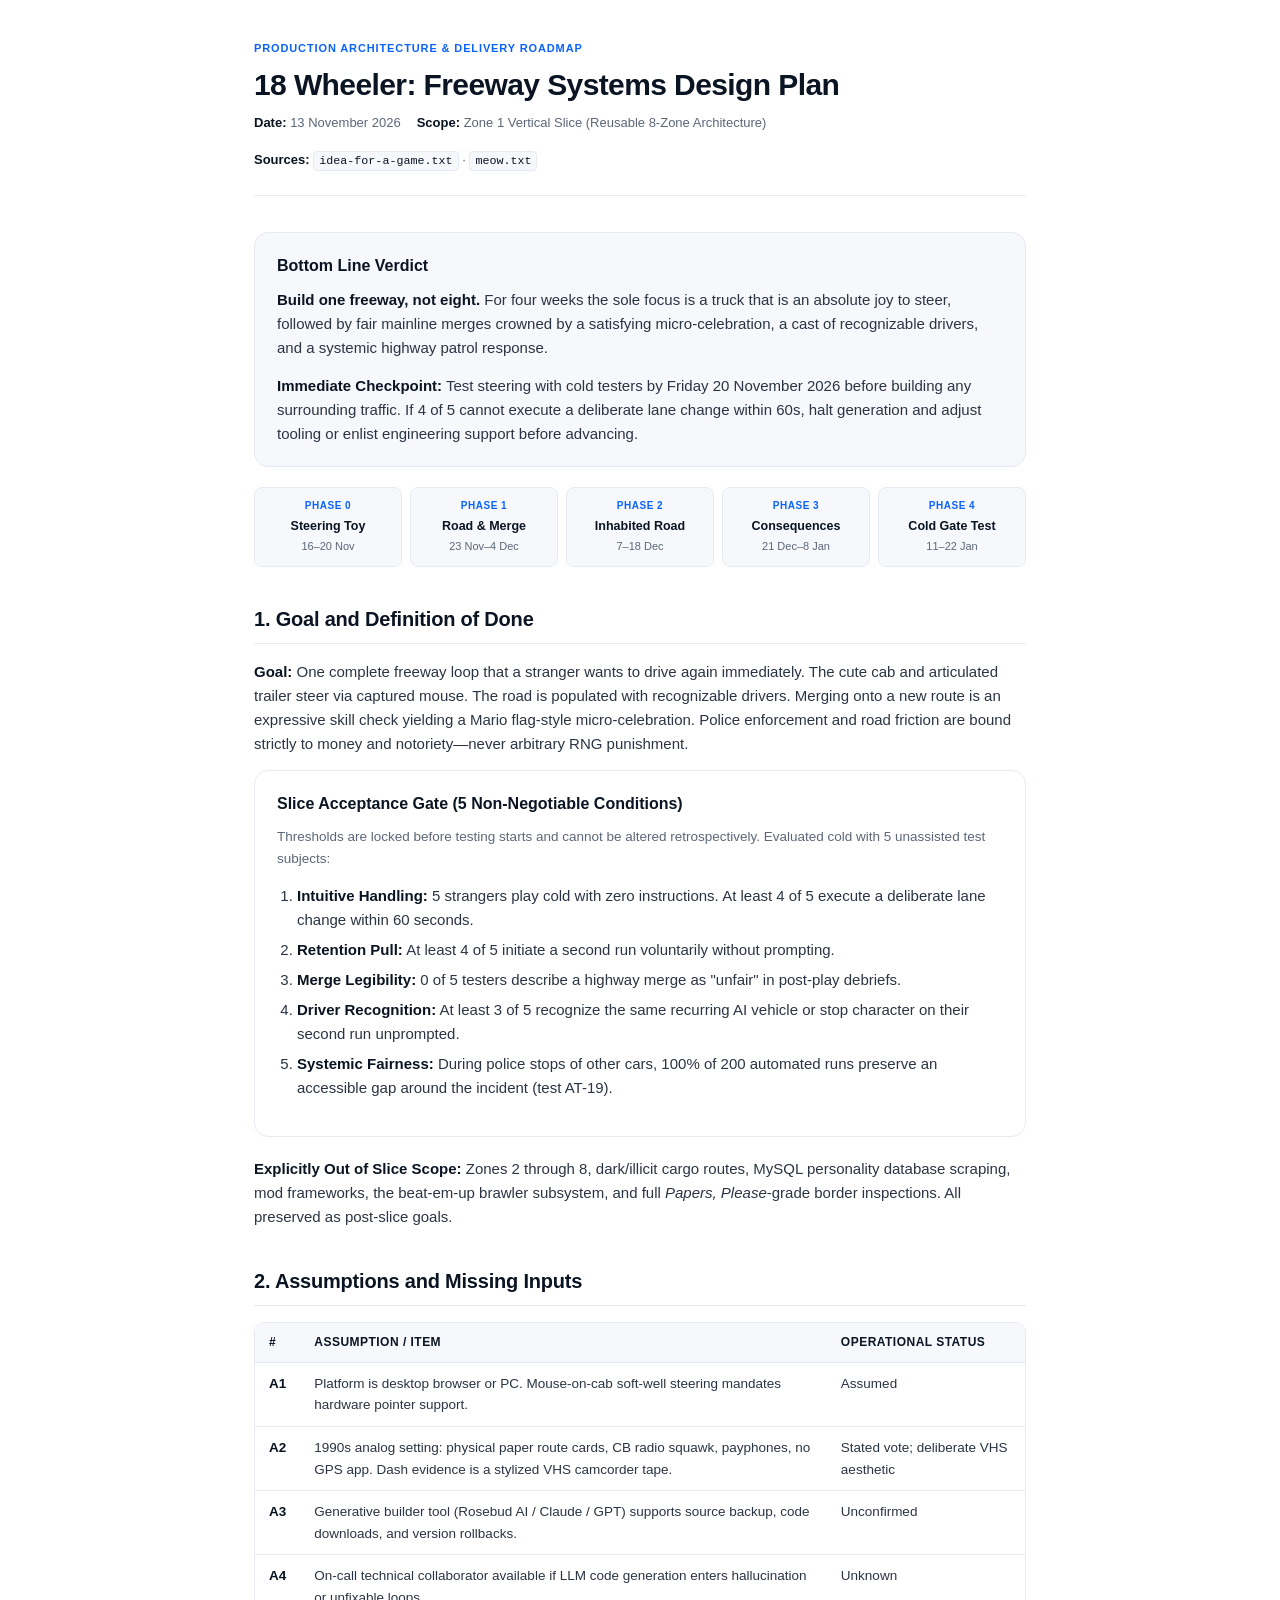
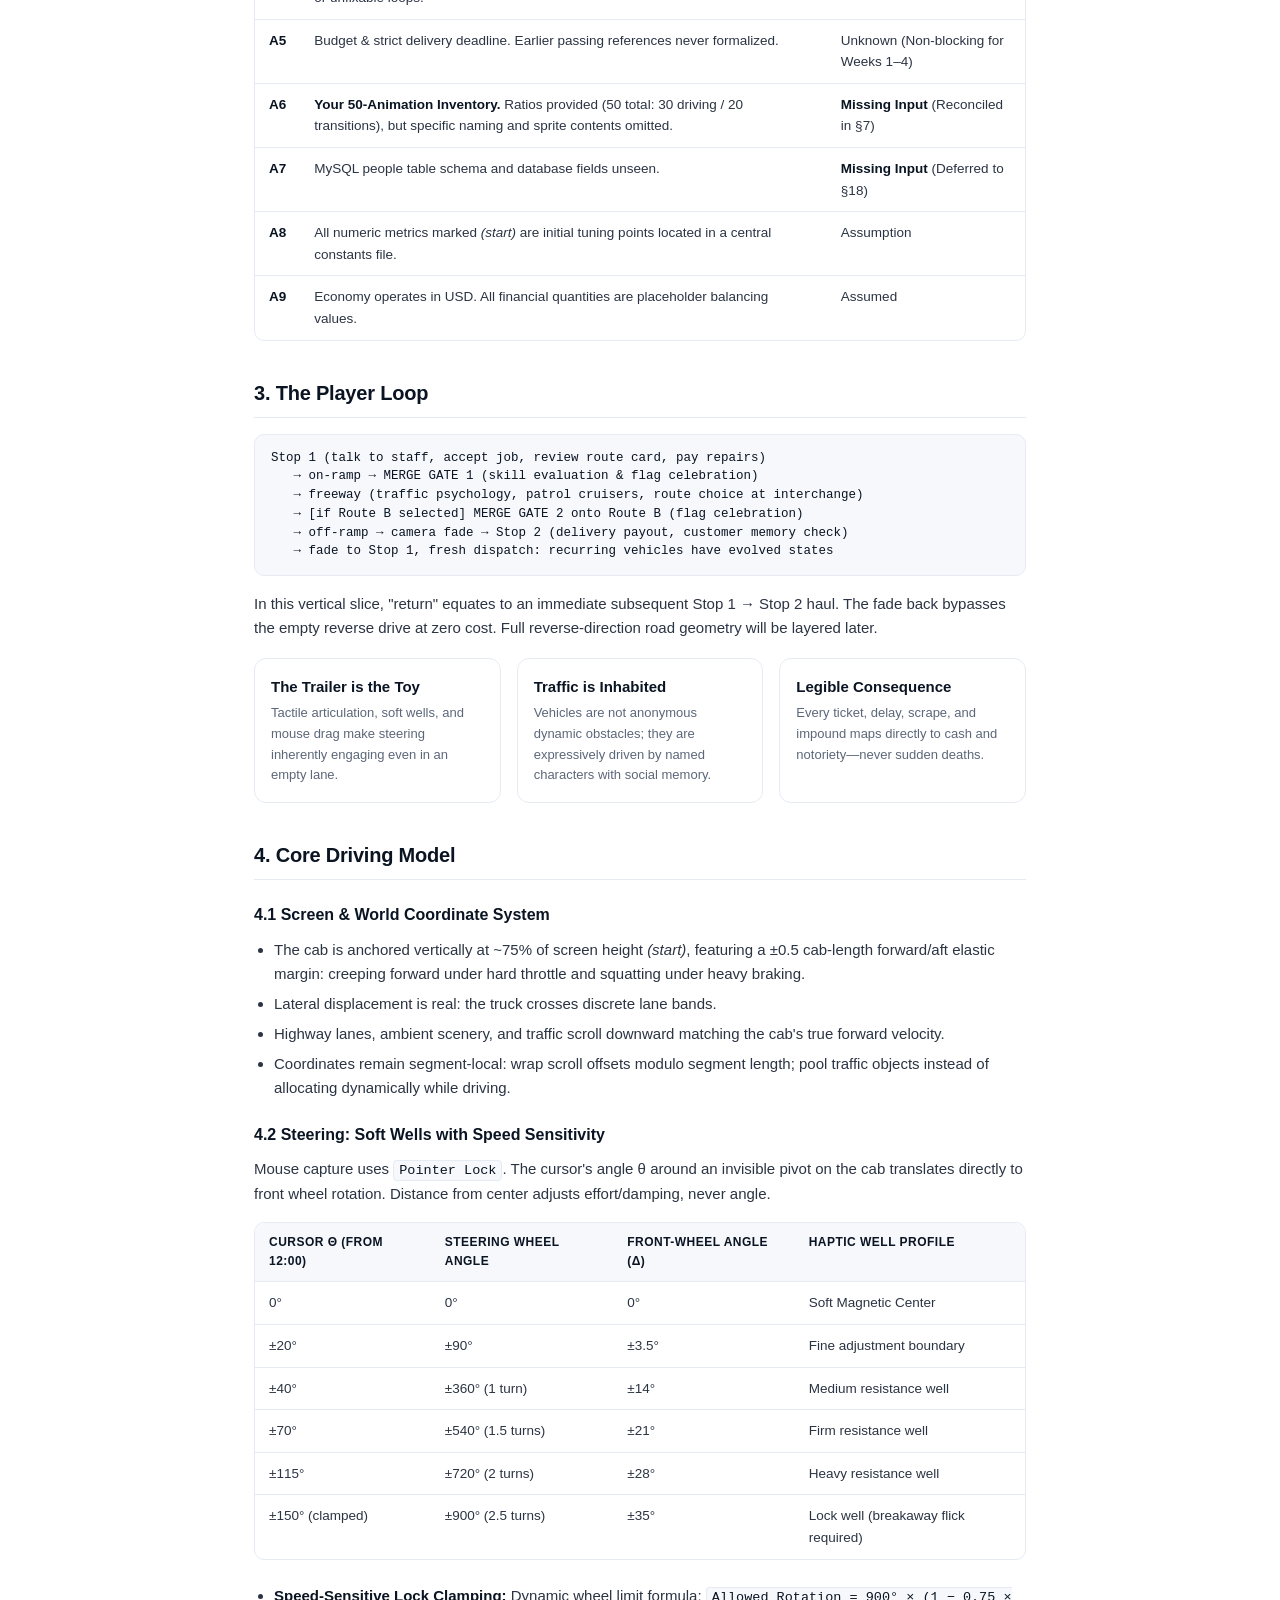
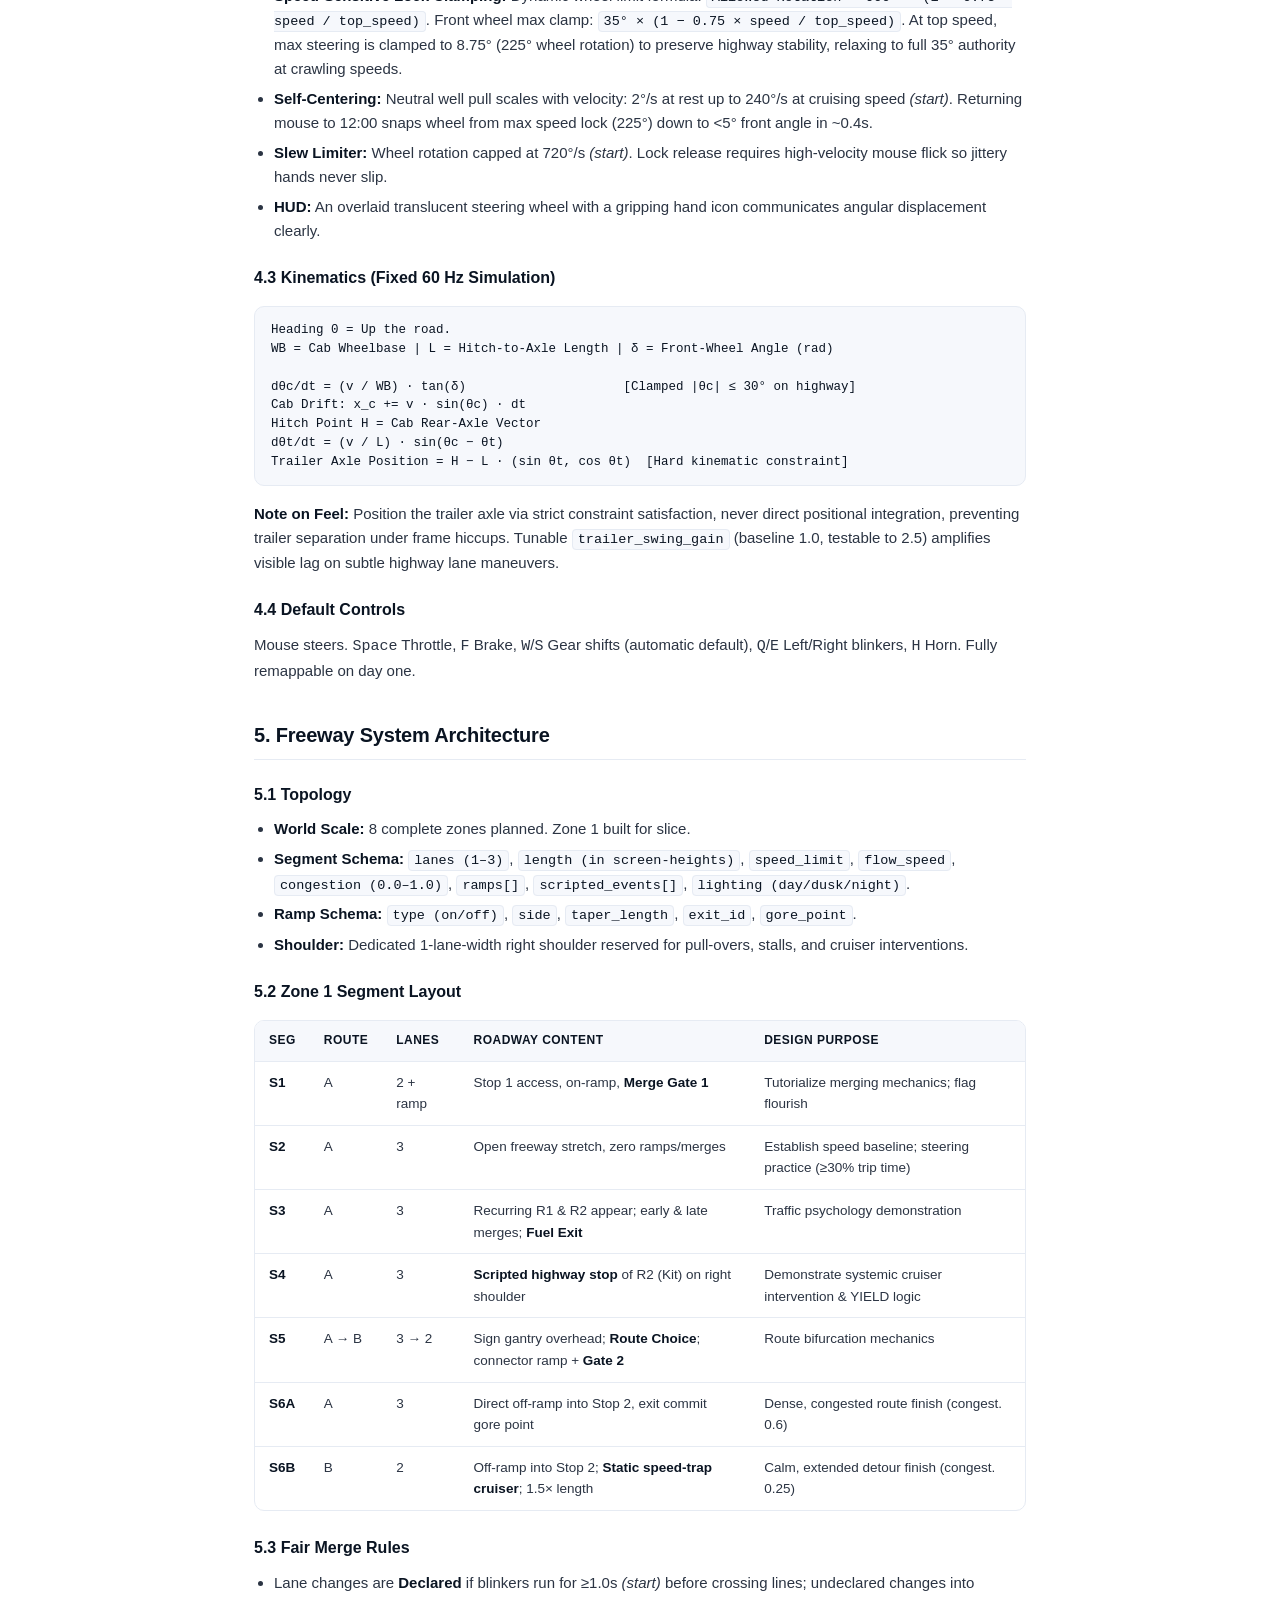
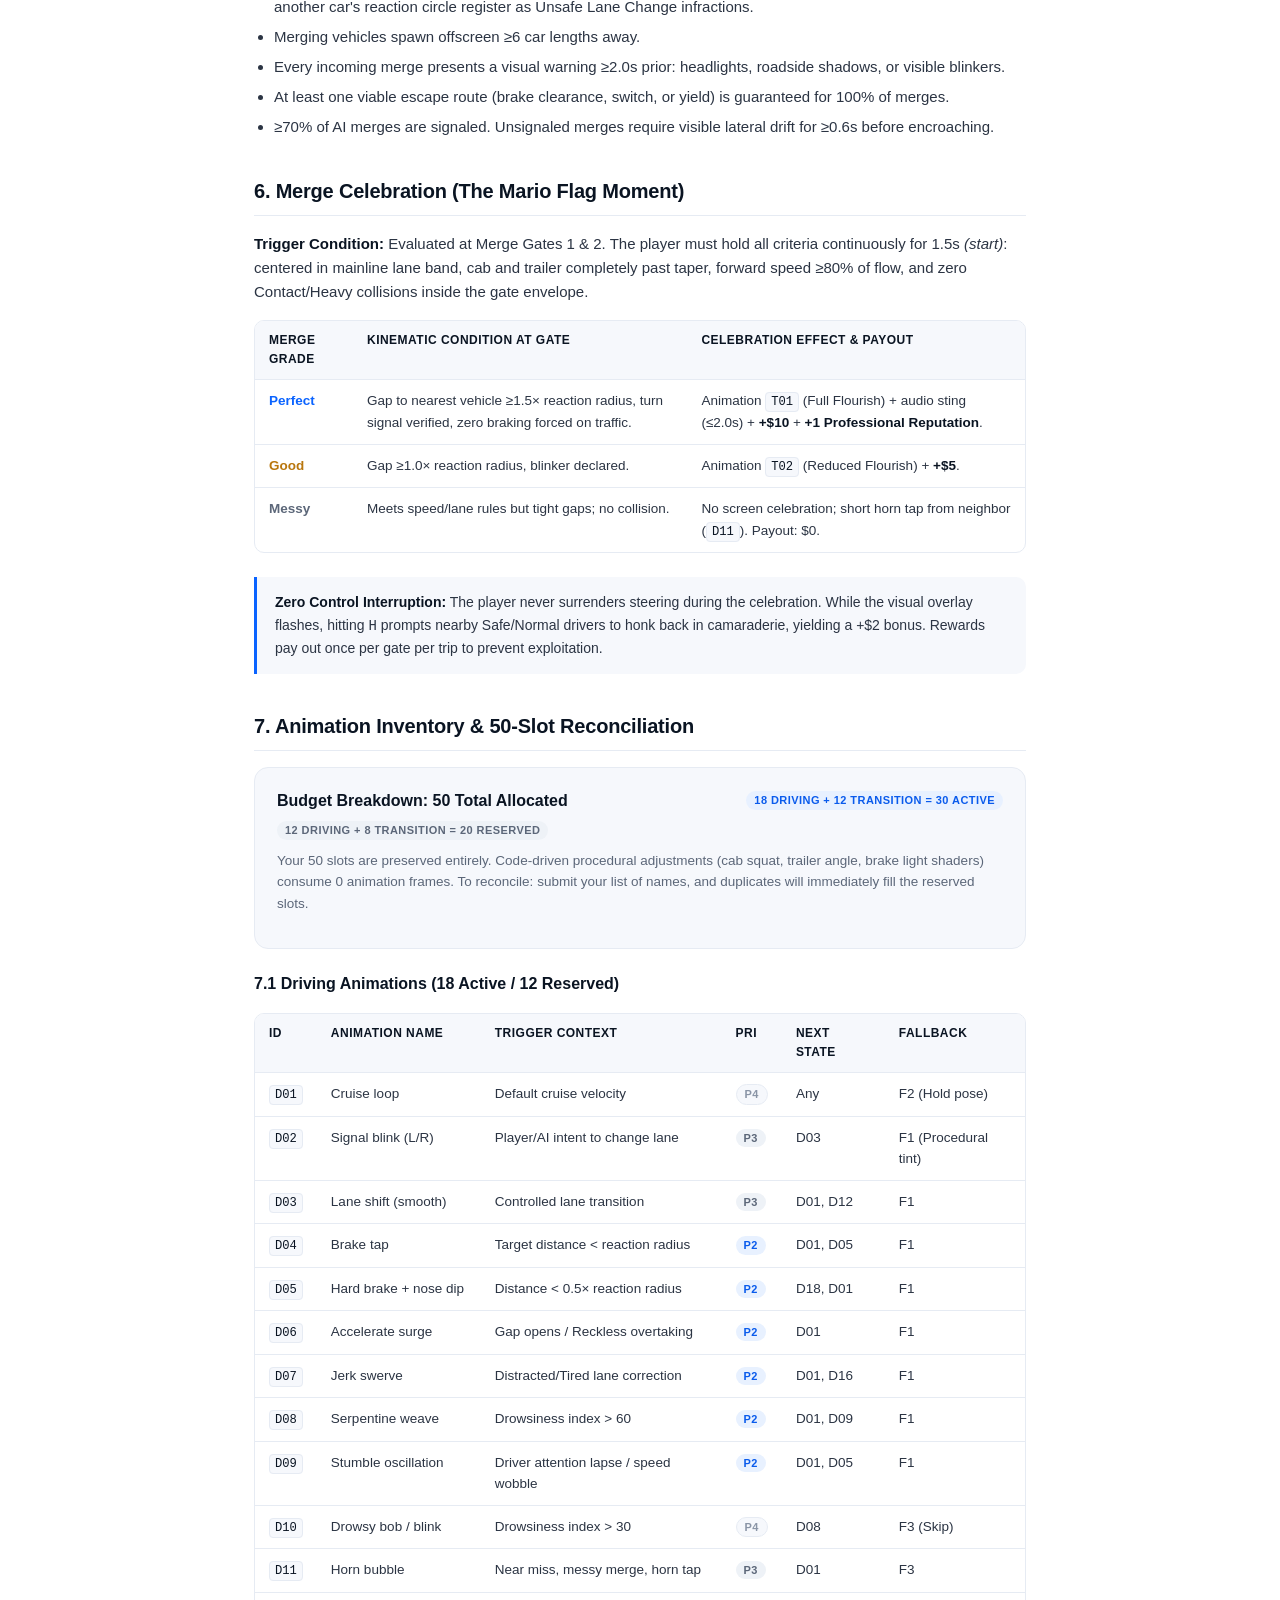
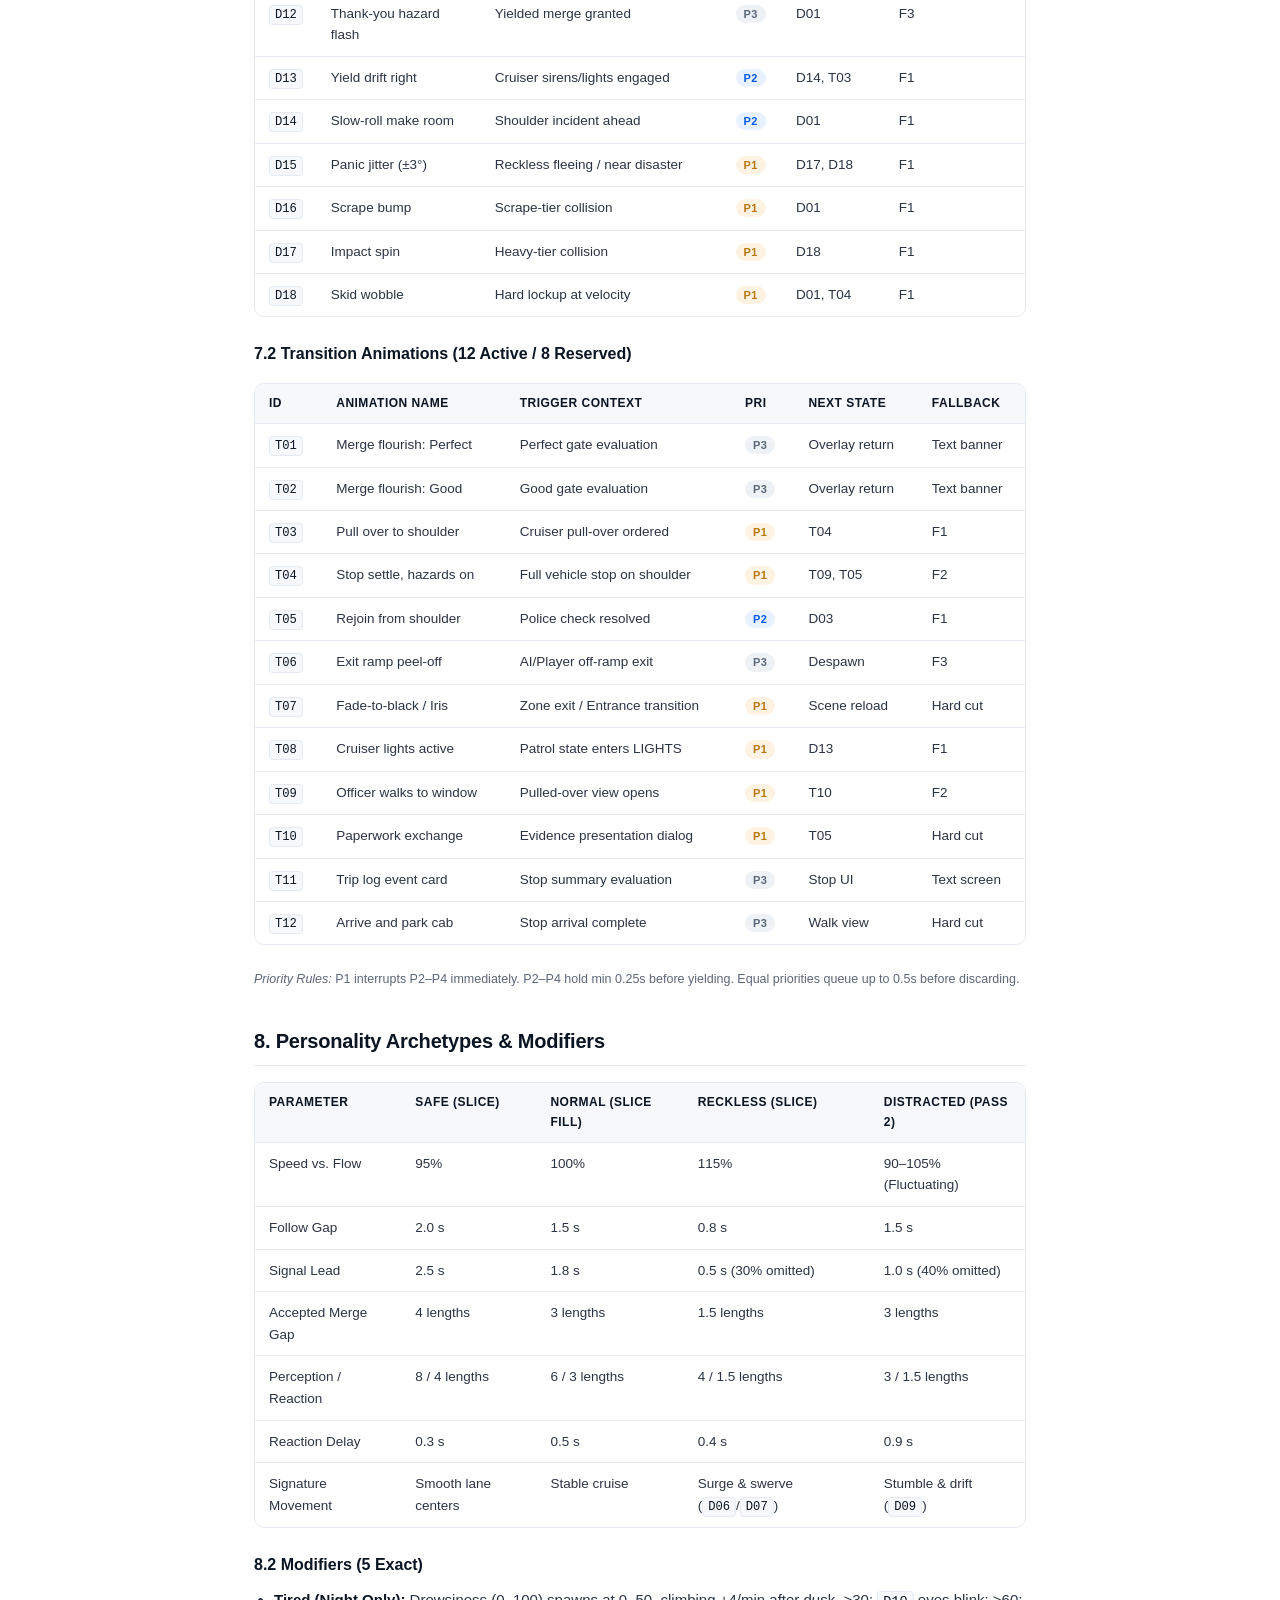
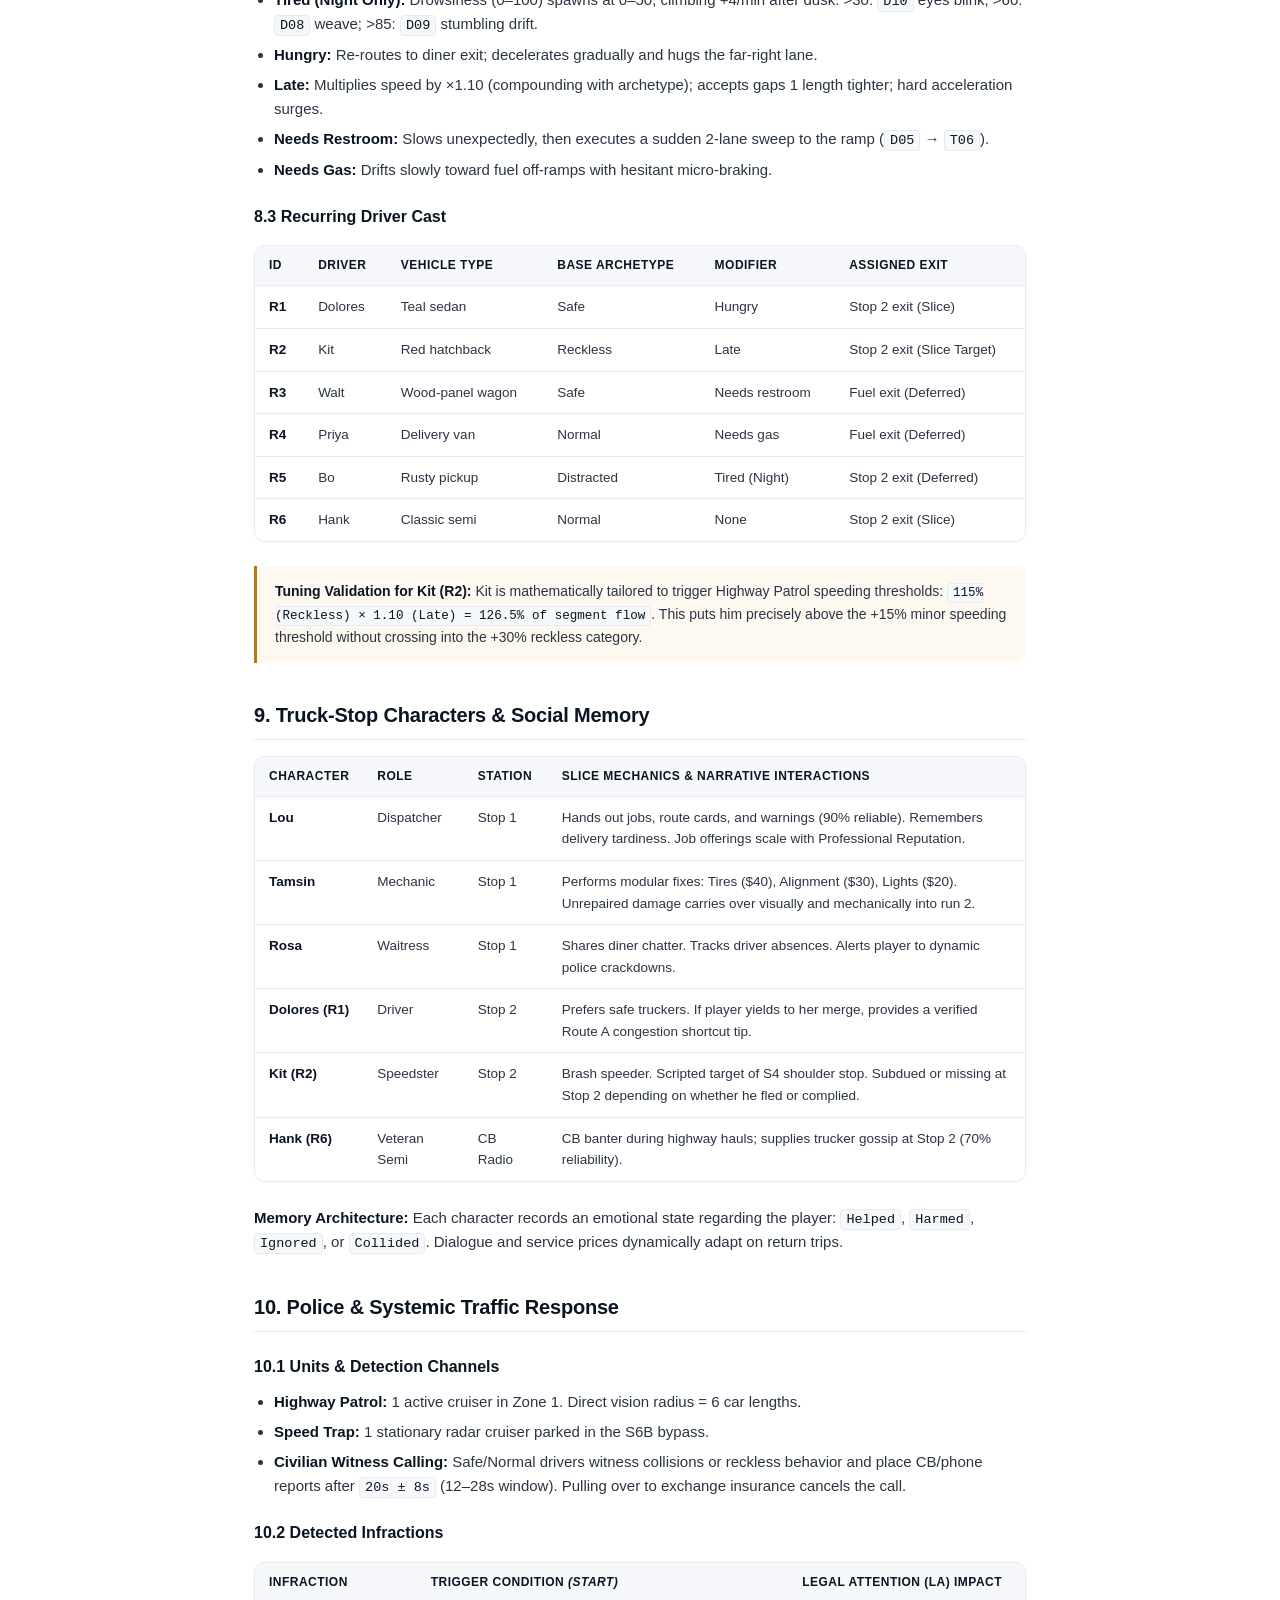
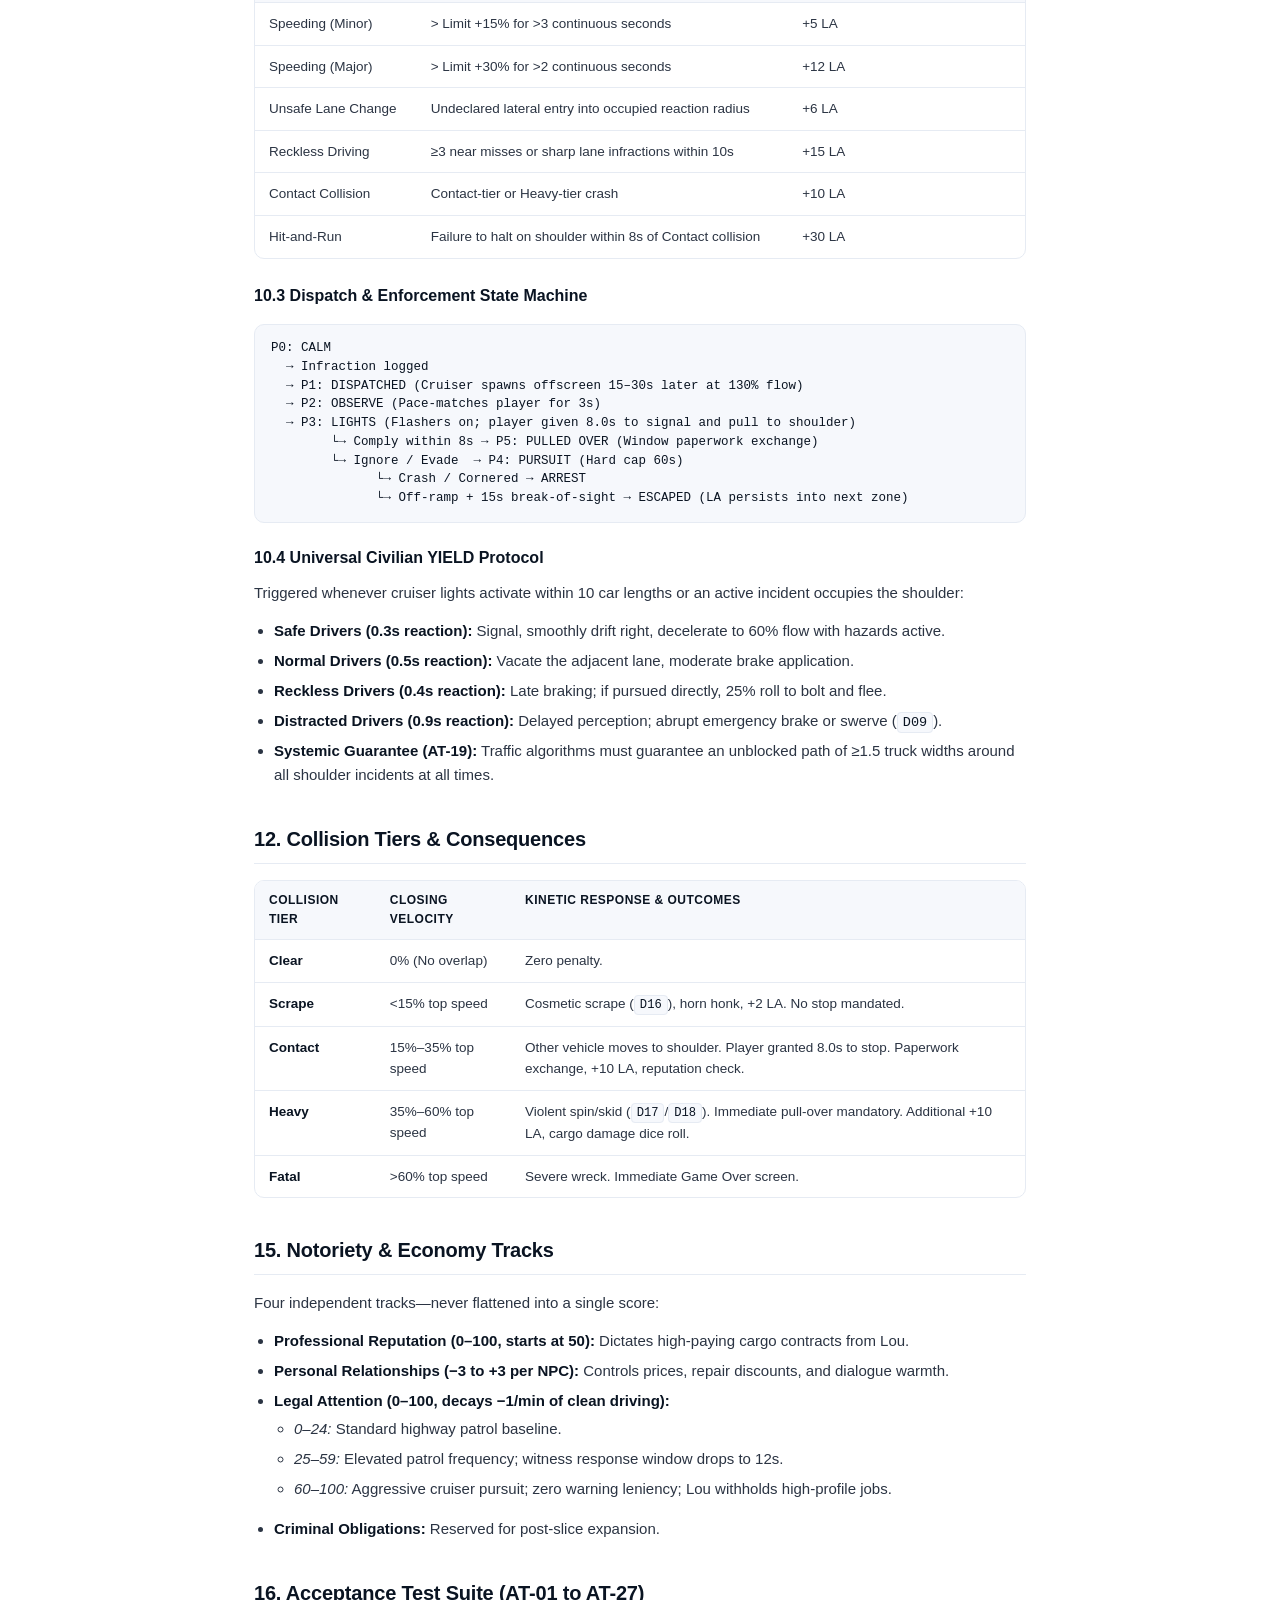
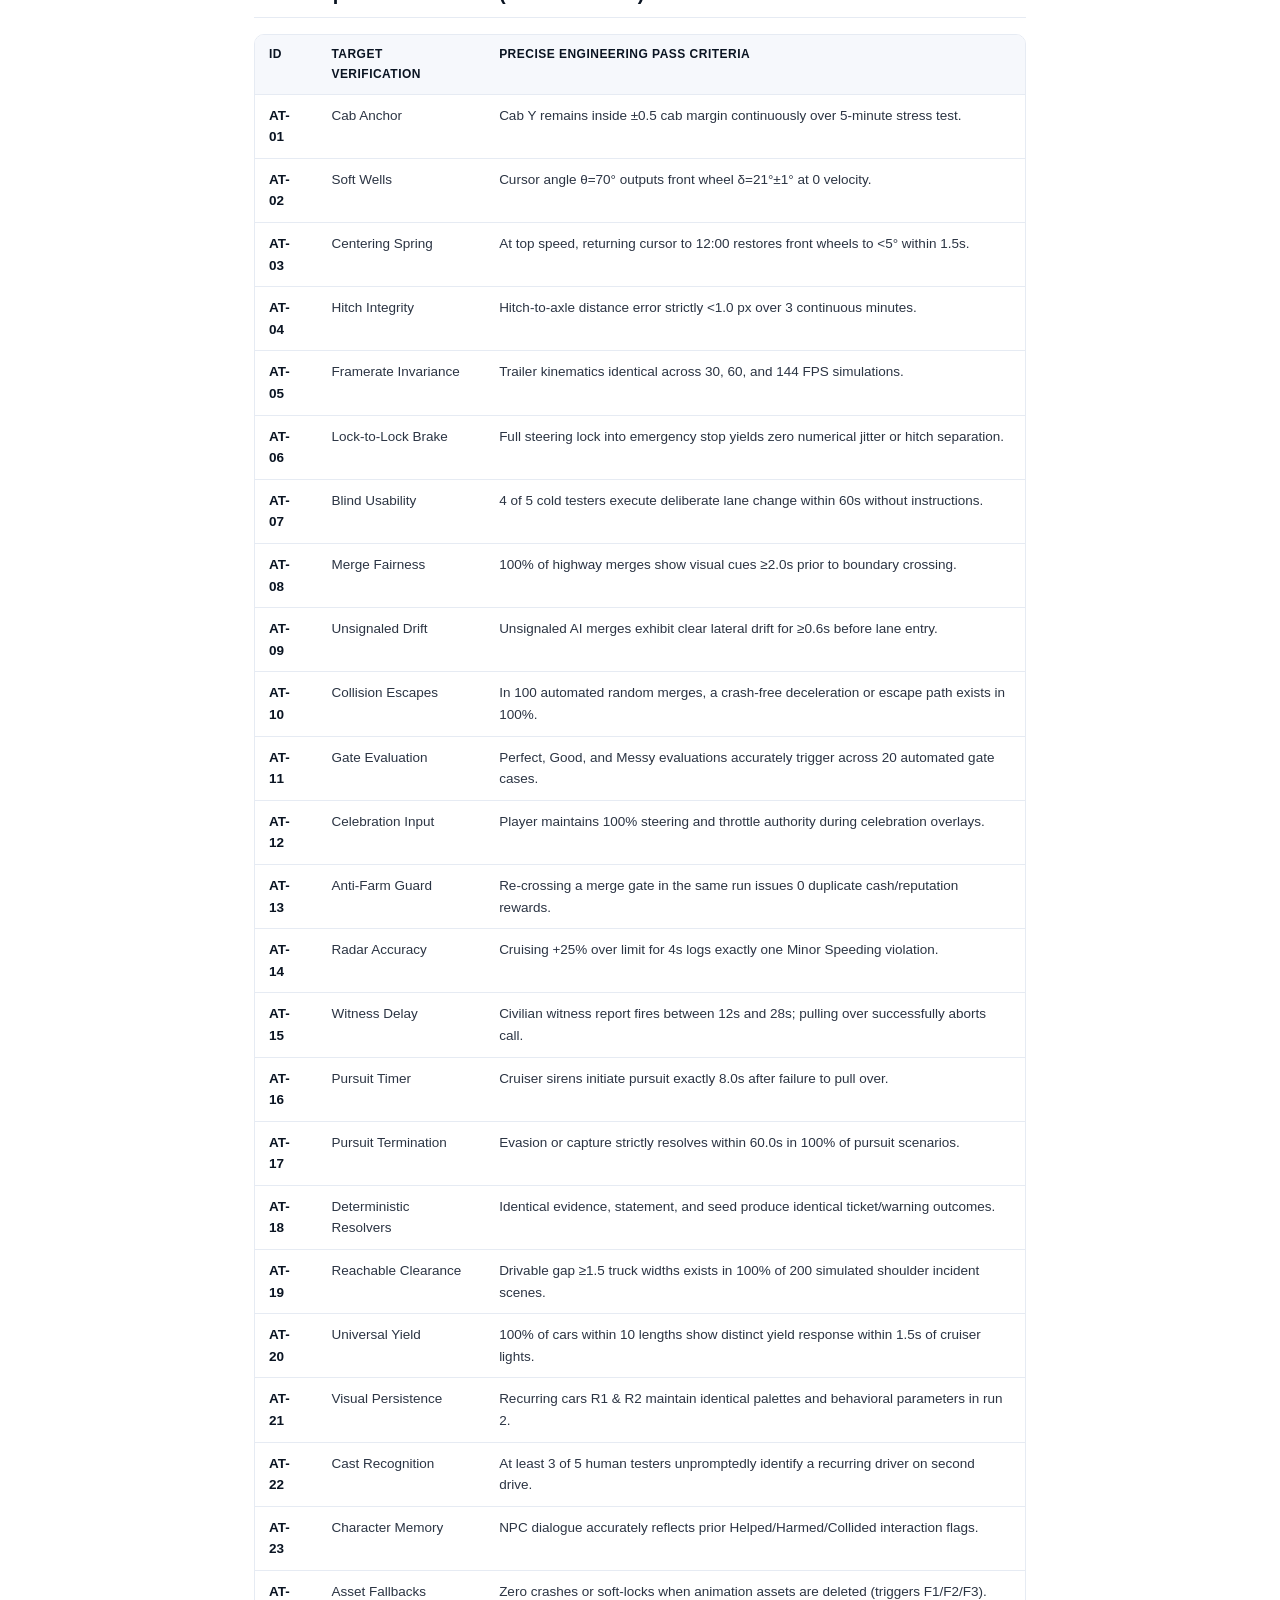
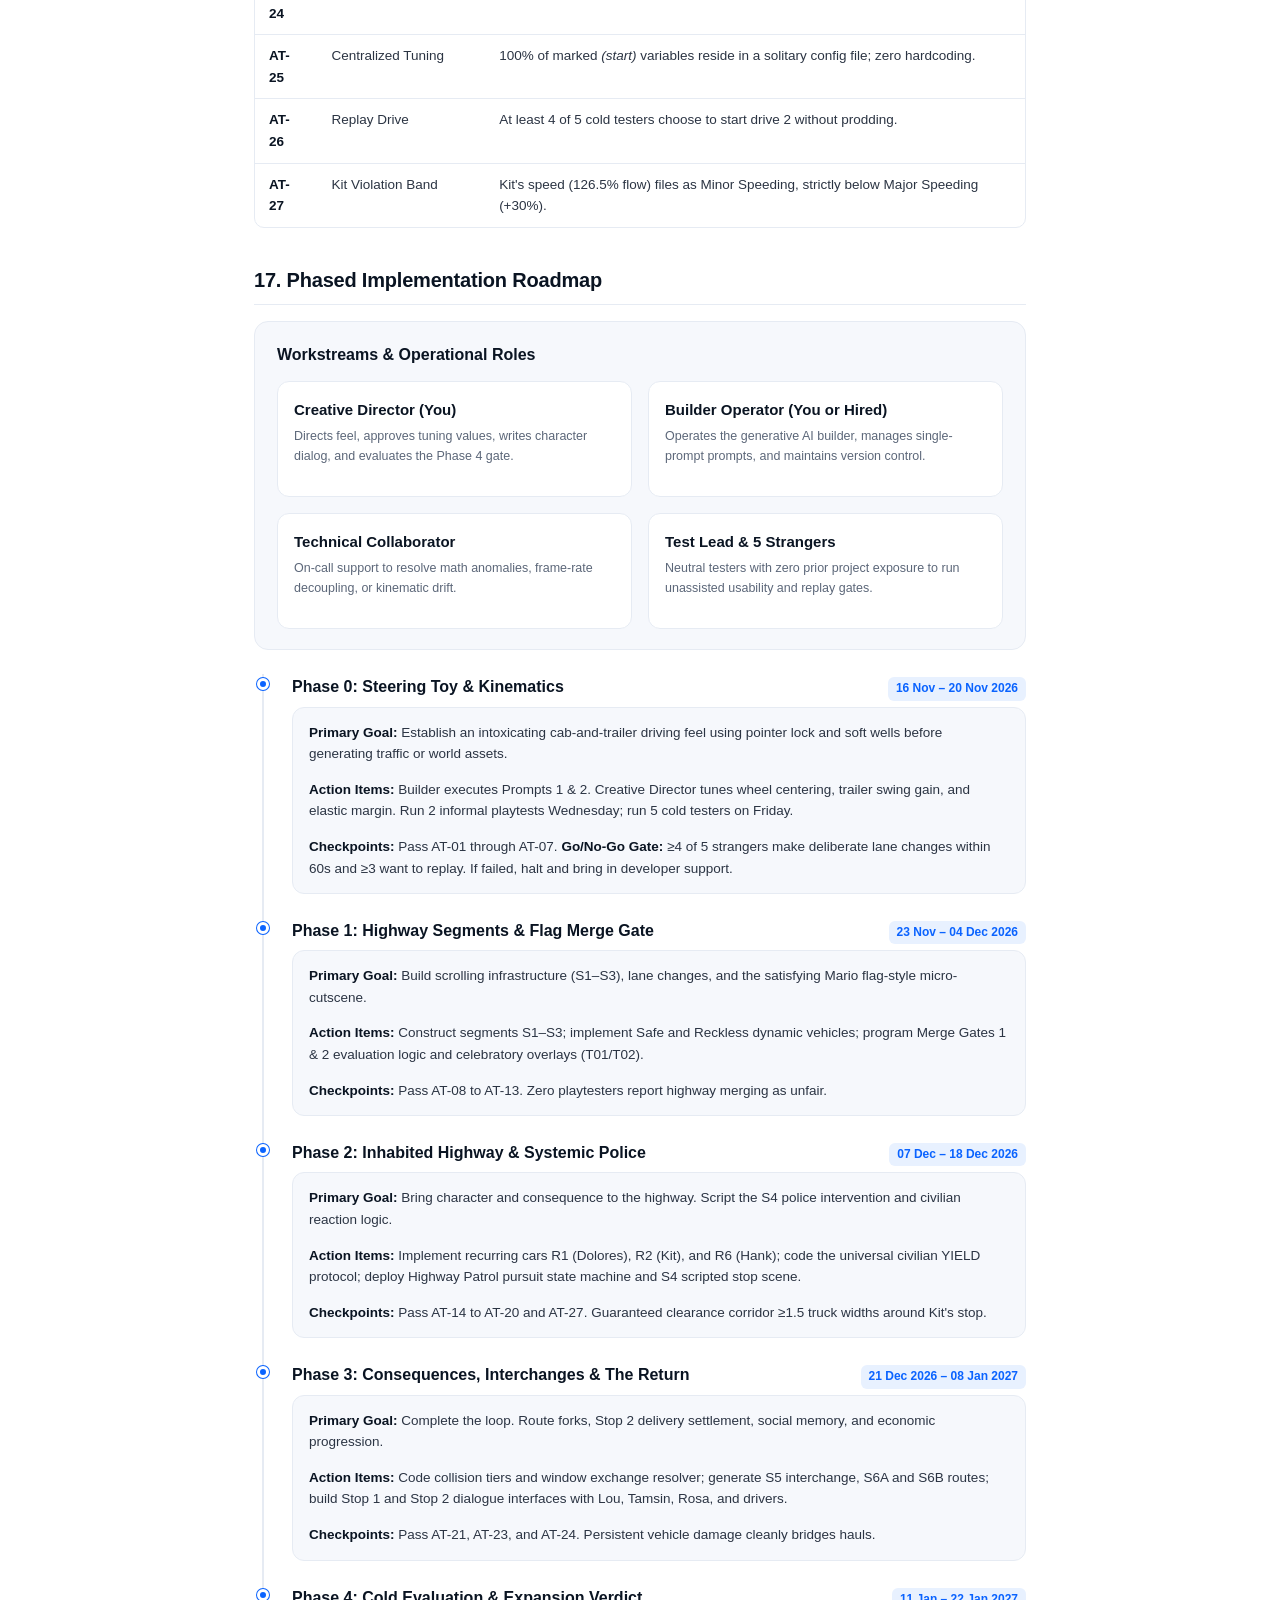
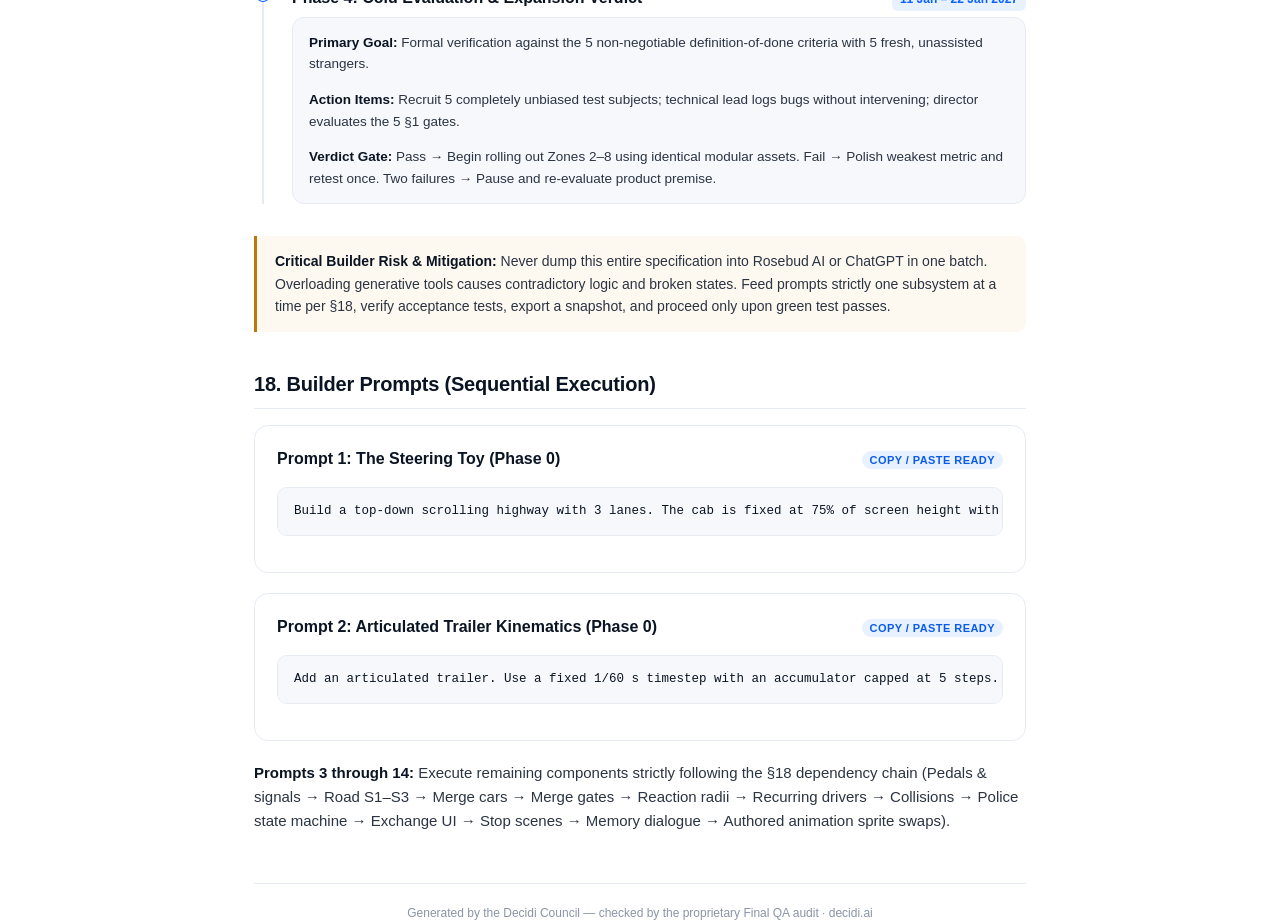
<file: decidi-18-wheeler-freeway-systems-design-plan-2026-11-13.html>
<!DOCTYPE html>
<html lang="en">
<head>
<meta charset="utf-8">
<meta name="viewport" content="width=device-width, initial-scale=1">
<title>18 Wheeler: Freeway Systems Design Plan</title>
<style>
  @page {
    size: A4;
    margin: 14mm;
  }
  * {
    box-sizing: border-box;
    margin: 0;
    padding: 0;
  }
  body {
    font-family: 'Inter', -apple-system, BlinkMacSystemFont, "Segoe UI", Roboto, sans-serif;
    font-size: 15px;
    line-height: 1.6;
    color: #2b3443;
    background: #ffffff;
    -webkit-font-smoothing: antialiased;
  }
  .wrapper {
    max-width: 820px;
    margin: 0 auto;
    padding: 40px 24px;
  }
  header {
    margin-bottom: 36px;
    padding-bottom: 24px;
    border-bottom: 1px solid #E6EBF3;
  }
  .eyebrow {
    font-size: 11px;
    font-weight: 700;
    text-transform: uppercase;
    letter-spacing: 0.08em;
    color: #0A63FF;
    margin-bottom: 8px;
  }
  h1 {
    font-size: 30px;
    font-weight: 600;
    line-height: 1.25;
    color: #0A1422;
    margin-bottom: 10px;
    letter-spacing: -0.02em;
  }
  .meta-bar {
    display: flex;
    flex-wrap: wrap;
    gap: 16px;
    font-size: 13px;
    color: #5C6779;
  }
  .meta-bar span strong {
    color: #0A1422;
  }
  h2 {
    font-size: 20px;
    font-weight: 600;
    color: #0A1422;
    margin: 36px 0 16px;
    padding-bottom: 8px;
    border-bottom: 1px solid #E6EBF3;
    letter-spacing: -0.01em;
  }
  h3 {
    font-size: 16px;
    font-weight: 600;
    color: #0A1422;
    margin: 22px 0 10px;
  }
  p {
    margin-bottom: 14px;
  }
  strong {
    color: #0A1422;
    font-weight: 600;
  }
  code {
    font-family: ui-monospace, SFMono-Regular, Menlo, Monaco, Consolas, monospace;
    font-size: 0.9em;
    background: #F6F8FC;
    padding: 2px 5px;
    border-radius: 4px;
    border: 1px solid #E6EBF3;
    color: #0A1422;
  }
  pre {
    font-family: ui-monospace, SFMono-Regular, Menlo, Monaco, Consolas, monospace;
    font-size: 12.5px;
    line-height: 1.5;
    background: #F6F8FC;
    border: 1px solid #E6EBF3;
    border-radius: 10px;
    padding: 14px 16px;
    margin: 16px 0;
    overflow-x: auto;
    color: #0A1422;
  }
  .card {
    background: #ffffff;
    border: 1px solid #E6EBF3;
    border-radius: 14px;
    padding: 20px 22px;
    margin-bottom: 20px;
  }
  .card-surface {
    background: #F6F8FC;
  }
  .card h3:first-child, .card h4:first-child {
    margin-top: 0;
  }
  .card-grid {
    display: grid;
    grid-template-columns: repeat(auto-fit, minmax(240px, 1fr));
    gap: 16px;
    margin: 18px 0;
  }
  .card-grid-item {
    background: #ffffff;
    border: 1px solid #E6EBF3;
    border-radius: 12px;
    padding: 16px;
  }
  .pill {
    display: inline-flex;
    align-items: center;
    padding: 2px 8px;
    border-radius: 9999px;
    font-size: 11px;
    font-weight: 600;
    line-height: 1.3;
    text-transform: uppercase;
    letter-spacing: 0.04em;
  }
  .pill-p0 { background: #FDECEC; color: #C0392B; }
  .pill-p1 { background: #FEF3E2; color: #B9770E; }
  .pill-p2 { background: #E8F1FF; color: #0A5BEC; }
  .pill-p3 { background: #EEF2F7; color: #5C6779; }
  .pill-p4 { background: #F6F8FC; color: #8A95A6; border: 1px solid #E6EBF3; }

  /* Roadmap Timeline */
  .timeline {
    position: relative;
    margin: 24px 0 32px 8px;
    padding-left: 28px;
    border-left: 2px solid #E6EBF3;
  }
  .timeline-step {
    position: relative;
    margin-bottom: 24px;
  }
  .timeline-step:last-child {
    margin-bottom: 0;
  }
  .timeline-dot {
    position: absolute;
    left: -35px;
    top: 4px;
    width: 12px;
    height: 12px;
    border-radius: 50%;
    background: #0A63FF;
    border: 3px solid #ffffff;
    box-shadow: 0 0 0 1px #0A63FF;
  }
  .timeline-header {
    display: flex;
    justify-content: space-between;
    align-items: baseline;
    flex-wrap: wrap;
    gap: 8px;
    margin-bottom: 6px;
  }
  .timeline-title {
    font-size: 16px;
    font-weight: 600;
    color: #0A1422;
  }
  .timeline-date {
    font-size: 12px;
    font-weight: 600;
    color: #0A63FF;
    background: #E8F1FF;
    padding: 2px 8px;
    border-radius: 6px;
  }
  .timeline-body {
    background: #F6F8FC;
    border: 1px solid #E6EBF3;
    border-radius: 12px;
    padding: 14px 16px;
    font-size: 13.5px;
  }

  /* Table styling */
  .table-scroll {
    overflow-x: auto;
    margin: 16px 0 24px;
    border: 1px solid #E6EBF3;
    border-radius: 10px;
  }
  table {
    width: 100%;
    border-collapse: collapse;
    font-size: 13.5px;
    text-align: left;
  }
  th, td {
    padding: 10px 14px;
    border-bottom: 1px solid #E6EBF3;
    vertical-align: top;
  }
  th {
    background: #F6F8FC;
    color: #0A1422;
    font-weight: 600;
    font-size: 12px;
    text-transform: uppercase;
    letter-spacing: 0.04em;
  }
  tr:last-child td {
    border-bottom: none;
  }
  tbody tr:hover {
    background: #FAFCFF;
  }

  /* Lists */
  ul, ol {
    margin: 10px 0 16px 20px;
  }
  li {
    margin-bottom: 6px;
  }

  .callout {
    border-left: 3px solid #0A63FF;
    background: #F6F8FC;
    padding: 14px 18px;
    border-radius: 0 10px 10px 0;
    margin: 16px 0;
    font-size: 14px;
  }
  .callout-warn {
    border-left-color: #B9770E;
    background: #FEF9F0;
  }

  /* Milestones Strip */
  .milestones-strip {
    display: grid;
    grid-template-columns: repeat(auto-fit, minmax(130px, 1fr));
    gap: 8px;
    margin: 16px 0 24px;
  }
  .milestone-item {
    background: #F6F8FC;
    border: 1px solid #E6EBF3;
    border-radius: 8px;
    padding: 10px 12px;
    text-align: center;
  }
  .milestone-item .m-phase {
    font-size: 10px;
    font-weight: 700;
    text-transform: uppercase;
    color: #0A63FF;
    letter-spacing: 0.05em;
  }
  .milestone-item .m-name {
    font-size: 12.5px;
    font-weight: 600;
    color: #0A1422;
    margin: 2px 0;
  }
  .milestone-item .m-date {
    font-size: 11px;
    color: #5C6779;
  }

  footer {
    margin-top: 50px;
    padding-top: 20px;
    border-top: 1px solid #E6EBF3;
    font-size: 12px;
    color: #8A95A6;
    text-align: center;
  }

  @media print {
    body {
      font-size: 12px;
      line-height: 1.45;
      color: #111;
      background: #ffffff;
    }
    .wrapper {
      max-width: 100%;
      padding: 0;
    }
    h1 { font-size: 22px; }
    h2 { font-size: 16px; margin: 20px 0 10px; }
    h3 { font-size: 13.5px; margin: 14px 0 6px; }
    .card, .table-scroll, pre, .callout, .timeline-step, tr, .card-grid-item {
      break-inside: avoid;
    }
    .timeline {
      border-left-color: #ccc;
    }
    .timeline-dot {
      background: #333;
      box-shadow: none;
    }
    table { font-size: 11px; }
    th, td { padding: 6px 8px; }
    pre { font-size: 10.5px; padding: 8px; }
    footer { font-size: 10px; margin-top: 24px; }
  }
</style>
</head>
<body>
<div class="wrapper">

  <header>
    <div class="eyebrow">Production Architecture &amp; Delivery Roadmap</div>
    <h1>18 Wheeler: Freeway Systems Design Plan</h1>
    <div class="meta-bar">
      <span><strong>Date:</strong> 13 November 2026</span>
      <span><strong>Scope:</strong> Zone 1 Vertical Slice (Reusable 8-Zone Architecture)</span>
      <span><strong>Sources:</strong> <code>idea-for-a-game.txt</code> · <code>meow.txt</code></span>
    </div>
  </header>

  <!-- Executive Summary Card -->
  <div class="card card-surface">
    <h3 style="margin-top:0;">Bottom Line Verdict</h3>
    <p><strong>Build one freeway, not eight.</strong> For four weeks the sole focus is a truck that is an absolute joy to steer, followed by fair mainline merges crowned by a satisfying micro-celebration, a cast of recognizable drivers, and a systemic highway patrol response.</p>
    <p style="margin-bottom:0;"><strong>Immediate Checkpoint:</strong> Test steering with cold testers by Friday 20 November 2026 before building any surrounding traffic. If 4 of 5 cannot execute a deliberate lane change within 60s, halt generation and adjust tooling or enlist engineering support before advancing.</p>
  </div>

  <!-- Milestone Track -->
  <div class="milestones-strip">
    <div class="milestone-item">
      <div class="m-phase">Phase 0</div>
      <div class="m-name">Steering Toy</div>
      <div class="m-date">16–20 Nov</div>
    </div>
    <div class="milestone-item">
      <div class="m-phase">Phase 1</div>
      <div class="m-name">Road &amp; Merge</div>
      <div class="m-date">23 Nov–4 Dec</div>
    </div>
    <div class="milestone-item">
      <div class="m-phase">Phase 2</div>
      <div class="m-name">Inhabited Road</div>
      <div class="m-date">7–18 Dec</div>
    </div>
    <div class="milestone-item">
      <div class="m-phase">Phase 3</div>
      <div class="m-name">Consequences</div>
      <div class="m-date">21 Dec–8 Jan</div>
    </div>
    <div class="milestone-item">
      <div class="m-phase">Phase 4</div>
      <div class="m-name">Cold Gate Test</div>
      <div class="m-date">11–22 Jan</div>
    </div>
  </div>

  <!-- SECTION 1 -->
  <h2>1. Goal and Definition of Done</h2>
  <p><strong>Goal:</strong> One complete freeway loop that a stranger wants to drive again immediately. The cute cab and articulated trailer steer via captured mouse. The road is populated with recognizable drivers. Merging onto a new route is an expressive skill check yielding a Mario flag-style micro-celebration. Police enforcement and road friction are bound strictly to money and notoriety—never arbitrary RNG punishment.</p>

  <div class="card">
    <h3 style="margin-top:0;">Slice Acceptance Gate (5 Non-Negotiable Conditions)</h3>
    <p style="font-size:13.5px; color:#5C6779;">Thresholds are locked before testing starts and cannot be altered retrospectively. Evaluated cold with 5 unassisted test subjects:</p>
    <ol>
      <li><strong>Intuitive Handling:</strong> 5 strangers play cold with zero instructions. At least 4 of 5 execute a deliberate lane change within 60 seconds.</li>
      <li><strong>Retention Pull:</strong> At least 4 of 5 initiate a second run voluntarily without prompting.</li>
      <li><strong>Merge Legibility:</strong> 0 of 5 testers describe a highway merge as "unfair" in post-play debriefs.</li>
      <li><strong>Driver Recognition:</strong> At least 3 of 5 recognize the same recurring AI vehicle or stop character on their second run unprompted.</li>
      <li><strong>Systemic Fairness:</strong> During police stops of other cars, 100% of 200 automated runs preserve an accessible gap around the incident (test AT-19).</li>
    </ol>
  </div>
  <p><strong>Explicitly Out of Slice Scope:</strong> Zones 2 through 8, dark/illicit cargo routes, MySQL personality database scraping, mod frameworks, the beat-em-up brawler subsystem, and full <em>Papers, Please</em>-grade border inspections. All preserved as post-slice goals.</p>

  <!-- SECTION 2 -->
  <h2>2. Assumptions and Missing Inputs</h2>
  <div class="table-scroll">
    <table>
      <thead>
        <tr><th>#</th><th>Assumption / Item</th><th>Operational Status</th></tr>
      </thead>
      <tbody>
        <tr><td><strong>A1</strong></td><td>Platform is desktop browser or PC. Mouse-on-cab soft-well steering mandates hardware pointer support.</td><td>Assumed</td></tr>
        <tr><td><strong>A2</strong></td><td>1990s analog setting: physical paper route cards, CB radio squawk, payphones, no GPS app. Dash evidence is a stylized VHS camcorder tape.</td><td>Stated vote; deliberate VHS aesthetic</td></tr>
        <tr><td><strong>A3</strong></td><td>Generative builder tool (Rosebud AI / Claude / GPT) supports source backup, code downloads, and version rollbacks.</td><td>Unconfirmed</td></tr>
        <tr><td><strong>A4</strong></td><td>On-call technical collaborator available if LLM code generation enters hallucination or unfixable loops.</td><td>Unknown</td></tr>
        <tr><td><strong>A5</strong></td><td>Budget &amp; strict delivery deadline. Earlier passing references never formalized.</td><td>Unknown (Non-blocking for Weeks 1–4)</td></tr>
        <tr><td><strong>A6</strong></td><td><strong>Your 50-Animation Inventory.</strong> Ratios provided (50 total: 30 driving / 20 transitions), but specific naming and sprite contents omitted.</td><td><strong>Missing Input</strong> (Reconciled in §7)</td></tr>
        <tr><td><strong>A7</strong></td><td>MySQL people table schema and database fields unseen.</td><td><strong>Missing Input</strong> (Deferred to §18)</td></tr>
        <tr><td><strong>A8</strong></td><td>All numeric metrics marked <em>(start)</em> are initial tuning points located in a central constants file.</td><td>Assumption</td></tr>
        <tr><td><strong>A9</strong></td><td>Economy operates in USD. All financial quantities are placeholder balancing values.</td><td>Assumed</td></tr>
      </tbody>
    </table>
  </div>

  <!-- SECTION 3 -->
  <h2>3. The Player Loop</h2>
  <pre>Stop 1 (talk to staff, accept job, review route card, pay repairs)
   → on-ramp → MERGE GATE 1 (skill evaluation &amp; flag celebration)
   → freeway (traffic psychology, patrol cruisers, route choice at interchange)
   → [if Route B selected] MERGE GATE 2 onto Route B (flag celebration)
   → off-ramp → camera fade → Stop 2 (delivery payout, customer memory check)
   → fade to Stop 1, fresh dispatch: recurring vehicles have evolved states</pre>
  <p>In this vertical slice, "return" equates to an immediate subsequent Stop 1 → Stop 2 haul. The fade back bypasses the empty reverse drive at zero cost. Full reverse-direction road geometry will be layered later.</p>

  <div class="card-grid">
    <div class="card-grid-item">
      <strong>The Trailer is the Toy</strong>
      <p style="font-size:13px; margin:4px 0 0; color:#5C6779;">Tactile articulation, soft wells, and mouse drag make steering inherently engaging even in an empty lane.</p>
    </div>
    <div class="card-grid-item">
      <strong>Traffic is Inhabited</strong>
      <p style="font-size:13px; margin:4px 0 0; color:#5C6779;">Vehicles are not anonymous dynamic obstacles; they are expressively driven by named characters with social memory.</p>
    </div>
    <div class="card-grid-item">
      <strong>Legible Consequence</strong>
      <p style="font-size:13px; margin:4px 0 0; color:#5C6779;">Every ticket, delay, scrape, and impound maps directly to cash and notoriety—never sudden deaths.</p>
    </div>
  </div>

  <!-- SECTION 4 -->
  <h2>4. Core Driving Model</h2>

  <h3>4.1 Screen &amp; World Coordinate System</h3>
  <ul>
    <li>The cab is anchored vertically at ~75% of screen height <em>(start)</em>, featuring a ±0.5 cab-length forward/aft elastic margin: creeping forward under hard throttle and squatting under heavy braking.</li>
    <li>Lateral displacement is real: the truck crosses discrete lane bands.</li>
    <li>Highway lanes, ambient scenery, and traffic scroll downward matching the cab's true forward velocity.</li>
    <li>Coordinates remain segment-local: wrap scroll offsets modulo segment length; pool traffic objects instead of allocating dynamically while driving.</li>
  </ul>

  <h3>4.2 Steering: Soft Wells with Speed Sensitivity</h3>
  <p>Mouse capture uses <code>Pointer Lock</code>. The cursor's angle &theta; around an invisible pivot on the cab translates directly to front wheel rotation. Distance from center adjusts effort/damping, never angle.</p>

  <div class="table-scroll">
    <table>
      <thead>
        <tr><th>Cursor &theta; (from 12:00)</th><th>Steering Wheel Angle</th><th>Front-Wheel Angle (&delta;)</th><th>Haptic Well Profile</th></tr>
      </thead>
      <tbody>
        <tr><td>0&deg;</td><td>0&deg;</td><td>0&deg;</td><td>Soft Magnetic Center</td></tr>
        <tr><td>&plusmn;20&deg;</td><td>&plusmn;90&deg;</td><td>&plusmn;3.5&deg;</td><td>Fine adjustment boundary</td></tr>
        <tr><td>&plusmn;40&deg;</td><td>&plusmn;360&deg; (1 turn)</td><td>&plusmn;14&deg;</td><td>Medium resistance well</td></tr>
        <tr><td>&plusmn;70&deg;</td><td>&plusmn;540&deg; (1.5 turns)</td><td>&plusmn;21&deg;</td><td>Firm resistance well</td></tr>
        <tr><td>&plusmn;115&deg;</td><td>&plusmn;720&deg; (2 turns)</td><td>&plusmn;28&deg;</td><td>Heavy resistance well</td></tr>
        <tr><td>&plusmn;150&deg; (clamped)</td><td>&plusmn;900&deg; (2.5 turns)</td><td>&plusmn;35&deg;</td><td>Lock well (breakaway flick required)</td></tr>
      </tbody>
    </table>
  </div>
  <ul>
    <li><strong>Speed-Sensitive Lock Clamping:</strong> Dynamic wheel limit formula: <code>Allowed Rotation = 900&deg; &times; (1 &minus; 0.75 &times; speed / top_speed)</code>. Front wheel max clamp: <code>35&deg; &times; (1 &minus; 0.75 &times; speed / top_speed)</code>. At top speed, max steering is clamped to 8.75&deg; (225&deg; wheel rotation) to preserve highway stability, relaxing to full 35&deg; authority at crawling speeds.</li>
    <li><strong>Self-Centering:</strong> Neutral well pull scales with velocity: 2&deg;/s at rest up to 240&deg;/s at cruising speed <em>(start)</em>. Returning mouse to 12:00 snaps wheel from max speed lock (225&deg;) down to &lt;5&deg; front angle in ~0.4s.</li>
    <li><strong>Slew Limiter:</strong> Wheel rotation capped at 720&deg;/s <em>(start)</em>. Lock release requires high-velocity mouse flick so jittery hands never slip.</li>
    <li><strong>HUD:</strong> An overlaid translucent steering wheel with a gripping hand icon communicates angular displacement clearly.</li>
  </ul>

  <h3>4.3 Kinematics (Fixed 60 Hz Simulation)</h3>
  <pre>Heading 0 = Up the road.
WB = Cab Wheelbase | L = Hitch-to-Axle Length | &delta; = Front-Wheel Angle (rad)

d&theta;c/dt = (v / WB) &middot; tan(&delta;)                     [Clamped |&theta;c| &le; 30&deg; on highway]
Cab Drift: x_c += v &middot; sin(&theta;c) &middot; dt
Hitch Point H = Cab Rear-Axle Vector
d&theta;t/dt = (v / L) &middot; sin(&theta;c &minus; &theta;t)
Trailer Axle Position = H &minus; L &middot; (sin &theta;t, cos &theta;t)  [Hard kinematic constraint]</pre>
  <p><strong>Note on Feel:</strong> Position the trailer axle via strict constraint satisfaction, never direct positional integration, preventing trailer separation under frame hiccups. Tunable <code>trailer_swing_gain</code> (baseline 1.0, testable to 2.5) amplifies visible lag on subtle highway lane maneuvers.</p>

  <h3>4.4 Default Controls</h3>
  <p>Mouse steers. <kbd>Space</kbd> Throttle, <kbd>F</kbd> Brake, <kbd>W</kbd>/<kbd>S</kbd> Gear shifts (automatic default), <kbd>Q</kbd>/<kbd>E</kbd> Left/Right blinkers, <kbd>H</kbd> Horn. Fully remappable on day one.</p>

  <!-- SECTION 5 -->
  <h2>5. Freeway System Architecture</h2>

  <h3>5.1 Topology</h3>
  <ul>
    <li><strong>World Scale:</strong> 8 complete zones planned. Zone 1 built for slice.</li>
    <li><strong>Segment Schema:</strong> <code>lanes (1–3)</code>, <code>length (in screen-heights)</code>, <code>speed_limit</code>, <code>flow_speed</code>, <code>congestion (0.0–1.0)</code>, <code>ramps[]</code>, <code>scripted_events[]</code>, <code>lighting (day/dusk/night)</code>.</li>
    <li><strong>Ramp Schema:</strong> <code>type (on/off)</code>, <code>side</code>, <code>taper_length</code>, <code>exit_id</code>, <code>gore_point</code>.</li>
    <li><strong>Shoulder:</strong> Dedicated 1-lane-width right shoulder reserved for pull-overs, stalls, and cruiser interventions.</li>
  </ul>

  <h3>5.2 Zone 1 Segment Layout</h3>
  <div class="table-scroll">
    <table>
      <thead>
        <tr><th>Seg</th><th>Route</th><th>Lanes</th><th>Roadway Content</th><th>Design Purpose</th></tr>
      </thead>
      <tbody>
        <tr><td><strong>S1</strong></td><td>A</td><td>2 + ramp</td><td>Stop 1 access, on-ramp, <strong>Merge Gate 1</strong></td><td>Tutorialize merging mechanics; flag flourish</td></tr>
        <tr><td><strong>S2</strong></td><td>A</td><td>3</td><td>Open freeway stretch, zero ramps/merges</td><td>Establish speed baseline; steering practice (&ge;30% trip time)</td></tr>
        <tr><td><strong>S3</strong></td><td>A</td><td>3</td><td>Recurring R1 &amp; R2 appear; early &amp; late merges; <strong>Fuel Exit</strong></td><td>Traffic psychology demonstration</td></tr>
        <tr><td><strong>S4</strong></td><td>A</td><td>3</td><td><strong>Scripted highway stop</strong> of R2 (Kit) on right shoulder</td><td>Demonstrate systemic cruiser intervention &amp; YIELD logic</td></tr>
        <tr><td><strong>S5</strong></td><td>A &rarr; B</td><td>3 &rarr; 2</td><td>Sign gantry overhead; <strong>Route Choice</strong>; connector ramp + <strong>Gate 2</strong></td><td>Route bifurcation mechanics</td></tr>
        <tr><td><strong>S6A</strong></td><td>A</td><td>3</td><td>Direct off-ramp into Stop 2, exit commit gore point</td><td>Dense, congested route finish (congest. 0.6)</td></tr>
        <tr><td><strong>S6B</strong></td><td>B</td><td>2</td><td>Off-ramp into Stop 2; <strong>Static speed-trap cruiser</strong>; 1.5&times; length</td><td>Calm, extended detour finish (congest. 0.25)</td></tr>
      </tbody>
    </table>
  </div>

  <h3>5.3 Fair Merge Rules</h3>
  <ul>
    <li>Lane changes are <strong>Declared</strong> if blinkers run for &ge;1.0s <em>(start)</em> before crossing lines; undeclared changes into another car's reaction circle register as Unsafe Lane Change infractions.</li>
    <li>Merging vehicles spawn offscreen &ge;6 car lengths away.</li>
    <li>Every incoming merge presents a visual warning &ge;2.0s prior: headlights, roadside shadows, or visible blinkers.</li>
    <li>At least one viable escape route (brake clearance, switch, or yield) is guaranteed for 100% of merges.</li>
    <li>&ge;70% of AI merges are signaled. Unsignaled merges require visible lateral drift for &ge;0.6s before encroaching.</li>
  </ul>

  <!-- SECTION 6 -->
  <h2>6. Merge Celebration (The Mario Flag Moment)</h2>
  <p><strong>Trigger Condition:</strong> Evaluated at Merge Gates 1 &amp; 2. The player must hold all criteria continuously for 1.5s <em>(start)</em>: centered in mainline lane band, cab and trailer completely past taper, forward speed &ge;80% of flow, and zero Contact/Heavy collisions inside the gate envelope.</p>

  <div class="table-scroll">
    <table>
      <thead>
        <tr><th>Merge Grade</th><th>Kinematic Condition at Gate</th><th>Celebration Effect &amp; Payout</th></tr>
      </thead>
      <tbody>
        <tr>
          <td><strong style="color:#0A63FF;">Perfect</strong></td>
          <td>Gap to nearest vehicle &ge;1.5&times; reaction radius, turn signal verified, zero braking forced on traffic.</td>
          <td>Animation <code>T01</code> (Full Flourish) + audio sting (&le;2.0s) + <strong>+$10</strong> + <strong>+1 Professional Reputation</strong>.</td>
        </tr>
        <tr>
          <td><strong style="color:#B9770E;">Good</strong></td>
          <td>Gap &ge;1.0&times; reaction radius, blinker declared.</td>
          <td>Animation <code>T02</code> (Reduced Flourish) + <strong>+$5</strong>.</td>
        </tr>
        <tr>
          <td><strong style="color:#5C6779;">Messy</strong></td>
          <td>Meets speed/lane rules but tight gaps; no collision.</td>
          <td>No screen celebration; short horn tap from neighbor (<code>D11</code>). Payout: $0.</td>
        </tr>
      </tbody>
    </table>
  </div>
  <div class="callout">
    <strong>Zero Control Interruption:</strong> The player never surrenders steering during the celebration. While the visual overlay flashes, hitting <kbd>H</kbd> prompts nearby Safe/Normal drivers to honk back in camaraderie, yielding a +$2 bonus. Rewards pay out once per gate per trip to prevent exploitation.
  </div>

  <!-- SECTION 7 -->
  <h2>7. Animation Inventory &amp; 50-Slot Reconciliation</h2>
  <div class="card card-surface">
    <div style="display:flex; justify-content:space-between; align-items:center; flex-wrap:wrap; gap:8px;">
      <h3 style="margin:0;">Budget Breakdown: 50 Total Allocated</h3>
      <span class="pill pill-p2">18 Driving + 12 Transition = 30 Active</span>
      <span class="pill pill-p3">12 Driving + 8 Transition = 20 Reserved</span>
    </div>
    <p style="margin-top:10px; font-size:13.5px; color:#5C6779;">Your 50 slots are preserved entirely. Code-driven procedural adjustments (cab squat, trailer angle, brake light shaders) consume 0 animation frames. To reconcile: submit your list of names, and duplicates will immediately fill the reserved slots.</p>
  </div>

  <h3>7.1 Driving Animations (18 Active / 12 Reserved)</h3>
  <div class="table-scroll">
    <table>
      <thead>
        <tr><th>ID</th><th>Animation Name</th><th>Trigger Context</th><th>Pri</th><th>Next State</th><th>Fallback</th></tr>
      </thead>
      <tbody>
        <tr><td><code>D01</code></td><td>Cruise loop</td><td>Default cruise velocity</td><td><span class="pill pill-p4">P4</span></td><td>Any</td><td>F2 (Hold pose)</td></tr>
        <tr><td><code>D02</code></td><td>Signal blink (L/R)</td><td>Player/AI intent to change lane</td><td><span class="pill pill-p3">P3</span></td><td>D03</td><td>F1 (Procedural tint)</td></tr>
        <tr><td><code>D03</code></td><td>Lane shift (smooth)</td><td>Controlled lane transition</td><td><span class="pill pill-p3">P3</span></td><td>D01, D12</td><td>F1</td></tr>
        <tr><td><code>D04</code></td><td>Brake tap</td><td>Target distance &lt; reaction radius</td><td><span class="pill pill-p2">P2</span></td><td>D01, D05</td><td>F1</td></tr>
        <tr><td><code>D05</code></td><td>Hard brake + nose dip</td><td>Distance &lt; 0.5&times; reaction radius</td><td><span class="pill pill-p2">P2</span></td><td>D18, D01</td><td>F1</td></tr>
        <tr><td><code>D06</code></td><td>Accelerate surge</td><td>Gap opens / Reckless overtaking</td><td><span class="pill pill-p2">P2</span></td><td>D01</td><td>F1</td></tr>
        <tr><td><code>D07</code></td><td>Jerk swerve</td><td>Distracted/Tired lane correction</td><td><span class="pill pill-p2">P2</span></td><td>D01, D16</td><td>F1</td></tr>
        <tr><td><code>D08</code></td><td>Serpentine weave</td><td>Drowsiness index &gt; 60</td><td><span class="pill pill-p2">P2</span></td><td>D01, D09</td><td>F1</td></tr>
        <tr><td><code>D09</code></td><td>Stumble oscillation</td><td>Driver attention lapse / speed wobble</td><td><span class="pill pill-p2">P2</span></td><td>D01, D05</td><td>F1</td></tr>
        <tr><td><code>D10</code></td><td>Drowsy bob / blink</td><td>Drowsiness index &gt; 30</td><td><span class="pill pill-p4">P4</span></td><td>D08</td><td>F3 (Skip)</td></tr>
        <tr><td><code>D11</code></td><td>Horn bubble</td><td>Near miss, messy merge, horn tap</td><td><span class="pill pill-p3">P3</span></td><td>D01</td><td>F3</td></tr>
        <tr><td><code>D12</code></td><td>Thank-you hazard flash</td><td>Yielded merge granted</td><td><span class="pill pill-p3">P3</span></td><td>D01</td><td>F3</td></tr>
        <tr><td><code>D13</code></td><td>Yield drift right</td><td>Cruiser sirens/lights engaged</td><td><span class="pill pill-p2">P2</span></td><td>D14, T03</td><td>F1</td></tr>
        <tr><td><code>D14</code></td><td>Slow-roll make room</td><td>Shoulder incident ahead</td><td><span class="pill pill-p2">P2</span></td><td>D01</td><td>F1</td></tr>
        <tr><td><code>D15</code></td><td>Panic jitter (&plusmn;3&deg;)</td><td>Reckless fleeing / near disaster</td><td><span class="pill pill-p1">P1</span></td><td>D17, D18</td><td>F1</td></tr>
        <tr><td><code>D16</code></td><td>Scrape bump</td><td>Scrape-tier collision</td><td><span class="pill pill-p1">P1</span></td><td>D01</td><td>F1</td></tr>
        <tr><td><code>D17</code></td><td>Impact spin</td><td>Heavy-tier collision</td><td><span class="pill pill-p1">P1</span></td><td>D18</td><td>F1</td></tr>
        <tr><td><code>D18</code></td><td>Skid wobble</td><td>Hard lockup at velocity</td><td><span class="pill pill-p1">P1</span></td><td>D01, T04</td><td>F1</td></tr>
      </tbody>
    </table>
  </div>

  <h3>7.2 Transition Animations (12 Active / 8 Reserved)</h3>
  <div class="table-scroll">
    <table>
      <thead>
        <tr><th>ID</th><th>Animation Name</th><th>Trigger Context</th><th>Pri</th><th>Next State</th><th>Fallback</th></tr>
      </thead>
      <tbody>
        <tr><td><code>T01</code></td><td>Merge flourish: Perfect</td><td>Perfect gate evaluation</td><td><span class="pill pill-p3">P3</span></td><td>Overlay return</td><td>Text banner</td></tr>
        <tr><td><code>T02</code></td><td>Merge flourish: Good</td><td>Good gate evaluation</td><td><span class="pill pill-p3">P3</span></td><td>Overlay return</td><td>Text banner</td></tr>
        <tr><td><code>T03</code></td><td>Pull over to shoulder</td><td>Cruiser pull-over ordered</td><td><span class="pill pill-p1">P1</span></td><td>T04</td><td>F1</td></tr>
        <tr><td><code>T04</code></td><td>Stop settle, hazards on</td><td>Full vehicle stop on shoulder</td><td><span class="pill pill-p1">P1</span></td><td>T09, T05</td><td>F2</td></tr>
        <tr><td><code>T05</code></td><td>Rejoin from shoulder</td><td>Police check resolved</td><td><span class="pill pill-p2">P2</span></td><td>D03</td><td>F1</td></tr>
        <tr><td><code>T06</code></td><td>Exit ramp peel-off</td><td>AI/Player off-ramp exit</td><td><span class="pill pill-p3">P3</span></td><td>Despawn</td><td>F3</td></tr>
        <tr><td><code>T07</code></td><td>Fade-to-black / Iris</td><td>Zone exit / Entrance transition</td><td><span class="pill pill-p1">P1</span></td><td>Scene reload</td><td>Hard cut</td></tr>
        <tr><td><code>T08</code></td><td>Cruiser lights active</td><td>Patrol state enters LIGHTS</td><td><span class="pill pill-p1">P1</span></td><td>D13</td><td>F1</td></tr>
        <tr><td><code>T09</code></td><td>Officer walks to window</td><td>Pulled-over view opens</td><td><span class="pill pill-p1">P1</span></td><td>T10</td><td>F2</td></tr>
        <tr><td><code>T10</code></td><td>Paperwork exchange</td><td>Evidence presentation dialog</td><td><span class="pill pill-p1">P1</span></td><td>T05</td><td>Hard cut</td></tr>
        <tr><td><code>T11</code></td><td>Trip log event card</td><td>Stop summary evaluation</td><td><span class="pill pill-p3">P3</span></td><td>Stop UI</td><td>Text screen</td></tr>
        <tr><td><code>T12</code></td><td>Arrive and park cab</td><td>Stop arrival complete</td><td><span class="pill pill-p3">P3</span></td><td>Walk view</td><td>Hard cut</td></tr>
      </tbody>
    </table>
  </div>
  <p style="font-size:12.5px; color:#5C6779;"><em>Priority Rules:</em> P1 interrupts P2–P4 immediately. P2–P4 hold min 0.25s before yielding. Equal priorities queue up to 0.5s before discarding.</p>

  <!-- SECTION 8 -->
  <h2>8. Personality Archetypes &amp; Modifiers</h2>

  <div class="table-scroll">
    <table>
      <thead>
        <tr><th>Parameter</th><th>Safe (Slice)</th><th>Normal (Slice Fill)</th><th>Reckless (Slice)</th><th>Distracted (Pass 2)</th></tr>
      </thead>
      <tbody>
        <tr><td>Speed vs. Flow</td><td>95%</td><td>100%</td><td>115%</td><td>90–105% (Fluctuating)</td></tr>
        <tr><td>Follow Gap</td><td>2.0 s</td><td>1.5 s</td><td>0.8 s</td><td>1.5 s</td></tr>
        <tr><td>Signal Lead</td><td>2.5 s</td><td>1.8 s</td><td>0.5 s (30% omitted)</td><td>1.0 s (40% omitted)</td></tr>
        <tr><td>Accepted Merge Gap</td><td>4 lengths</td><td>3 lengths</td><td>1.5 lengths</td><td>3 lengths</td></tr>
        <tr><td>Perception / Reaction</td><td>8 / 4 lengths</td><td>6 / 3 lengths</td><td>4 / 1.5 lengths</td><td>3 / 1.5 lengths</td></tr>
        <tr><td>Reaction Delay</td><td>0.3 s</td><td>0.5 s</td><td>0.4 s</td><td>0.9 s</td></tr>
        <tr><td>Signature Movement</td><td>Smooth lane centers</td><td>Stable cruise</td><td>Surge &amp; swerve (<code>D06</code>/<code>D07</code>)</td><td>Stumble &amp; drift (<code>D09</code>)</td></tr>
      </tbody>
    </table>
  </div>

  <h3>8.2 Modifiers (5 Exact)</h3>
  <ul>
    <li><strong>Tired (Night Only):</strong> Drowsiness (0–100) spawns at 0–50, climbing +4/min after dusk. &gt;30: <code>D10</code> eyes blink; &gt;60: <code>D08</code> weave; &gt;85: <code>D09</code> stumbling drift.</li>
    <li><strong>Hungry:</strong> Re-routes to diner exit; decelerates gradually and hugs the far-right lane.</li>
    <li><strong>Late:</strong> Multiplies speed by &times;1.10 (compounding with archetype); accepts gaps 1 length tighter; hard acceleration surges.</li>
    <li><strong>Needs Restroom:</strong> Slows unexpectedly, then executes a sudden 2-lane sweep to the ramp (<code>D05</code> &rarr; <code>T06</code>).</li>
    <li><strong>Needs Gas:</strong> Drifts slowly toward fuel off-ramps with hesitant micro-braking.</li>
  </ul>

  <h3>8.3 Recurring Driver Cast</h3>
  <div class="table-scroll">
    <table>
      <thead>
        <tr><th>ID</th><th>Driver</th><th>Vehicle Type</th><th>Base Archetype</th><th>Modifier</th><th>Assigned Exit</th></tr>
      </thead>
      <tbody>
        <tr><td><strong>R1</strong></td><td>Dolores</td><td>Teal sedan</td><td>Safe</td><td>Hungry</td><td>Stop 2 exit (Slice)</td></tr>
        <tr><td><strong>R2</strong></td><td>Kit</td><td>Red hatchback</td><td>Reckless</td><td>Late</td><td>Stop 2 exit (Slice Target)</td></tr>
        <tr><td><strong>R3</strong></td><td>Walt</td><td>Wood-panel wagon</td><td>Safe</td><td>Needs restroom</td><td>Fuel exit (Deferred)</td></tr>
        <tr><td><strong>R4</strong></td><td>Priya</td><td>Delivery van</td><td>Normal</td><td>Needs gas</td><td>Fuel exit (Deferred)</td></tr>
        <tr><td><strong>R5</strong></td><td>Bo</td><td>Rusty pickup</td><td>Distracted</td><td>Tired (Night)</td><td>Stop 2 exit (Deferred)</td></tr>
        <tr><td><strong>R6</strong></td><td>Hank</td><td>Classic semi</td><td>Normal</td><td>None</td><td>Stop 2 exit (Slice)</td></tr>
      </tbody>
    </table>
  </div>
  <div class="callout callout-warn">
    <strong>Tuning Validation for Kit (R2):</strong> Kit is mathematically tailored to trigger Highway Patrol speeding thresholds: <code>115% (Reckless) &times; 1.10 (Late) = 126.5% of segment flow</code>. This puts him precisely above the +15% minor speeding threshold without crossing into the +30% reckless category.
  </div>

  <!-- SECTION 9 -->
  <h2>9. Truck-Stop Characters &amp; Social Memory</h2>
  <div class="table-scroll">
    <table>
      <thead>
        <tr><th>Character</th><th>Role</th><th>Station</th><th>Slice Mechanics &amp; Narrative Interactions</th></tr>
      </thead>
      <tbody>
        <tr><td><strong>Lou</strong></td><td>Dispatcher</td><td>Stop 1</td><td>Hands out jobs, route cards, and warnings (90% reliable). Remembers delivery tardiness. Job offerings scale with Professional Reputation.</td></tr>
        <tr><td><strong>Tamsin</strong></td><td>Mechanic</td><td>Stop 1</td><td>Performs modular fixes: Tires ($40), Alignment ($30), Lights ($20). Unrepaired damage carries over visually and mechanically into run 2.</td></tr>
        <tr><td><strong>Rosa</strong></td><td>Waitress</td><td>Stop 1</td><td>Shares diner chatter. Tracks driver absences. Alerts player to dynamic police crackdowns.</td></tr>
        <tr><td><strong>Dolores (R1)</strong></td><td>Driver</td><td>Stop 2</td><td>Prefers safe truckers. If player yields to her merge, provides a verified Route A congestion shortcut tip.</td></tr>
        <tr><td><strong>Kit (R2)</strong></td><td>Speedster</td><td>Stop 2</td><td>Brash speeder. Scripted target of S4 shoulder stop. Subdued or missing at Stop 2 depending on whether he fled or complied.</td></tr>
        <tr><td><strong>Hank (R6)</strong></td><td>Veteran Semi</td><td>CB Radio</td><td>CB banter during highway hauls; supplies trucker gossip at Stop 2 (70% reliability).</td></tr>
      </tbody>
    </table>
  </div>
  <p><strong>Memory Architecture:</strong> Each character records an emotional state regarding the player: <code>Helped</code>, <code>Harmed</code>, <code>Ignored</code>, or <code>Collided</code>. Dialogue and service prices dynamically adapt on return trips.</p>

  <!-- SECTION 10 & 11 -->
  <h2>10. Police &amp; Systemic Traffic Response</h2>

  <h3>10.1 Units &amp; Detection Channels</h3>
  <ul>
    <li><strong>Highway Patrol:</strong> 1 active cruiser in Zone 1. Direct vision radius = 6 car lengths.</li>
    <li><strong>Speed Trap:</strong> 1 stationary radar cruiser parked in the S6B bypass.</li>
    <li><strong>Civilian Witness Calling:</strong> Safe/Normal drivers witness collisions or reckless behavior and place CB/phone reports after <code>20s &plusmn; 8s</code> (12–28s window). Pulling over to exchange insurance cancels the call.</li>
  </ul>

  <h3>10.2 Detected Infractions</h3>
  <div class="table-scroll">
    <table>
      <thead>
        <tr><th>Infraction</th><th>Trigger Condition <em>(start)</em></th><th>Legal Attention (LA) Impact</th></tr>
      </thead>
      <tbody>
        <tr><td>Speeding (Minor)</td><td>&gt; Limit +15% for &gt;3 continuous seconds</td><td>+5 LA</td></tr>
        <tr><td>Speeding (Major)</td><td>&gt; Limit +30% for &gt;2 continuous seconds</td><td>+12 LA</td></tr>
        <tr><td>Unsafe Lane Change</td><td>Undeclared lateral entry into occupied reaction radius</td><td>+6 LA</td></tr>
        <tr><td>Reckless Driving</td><td>&ge;3 near misses or sharp lane infractions within 10s</td><td>+15 LA</td></tr>
        <tr><td>Contact Collision</td><td>Contact-tier or Heavy-tier crash</td><td>+10 LA</td></tr>
        <tr><td>Hit-and-Run</td><td>Failure to halt on shoulder within 8s of Contact collision</td><td>+30 LA</td></tr>
      </tbody>
    </table>
  </div>

  <h3>10.3 Dispatch &amp; Enforcement State Machine</h3>
  <pre>P0: CALM 
  &rarr; Infraction logged 
  &rarr; P1: DISPATCHED (Cruiser spawns offscreen 15–30s later at 130% flow)
  &rarr; P2: OBSERVE (Pace-matches player for 3s)
  &rarr; P3: LIGHTS (Flashers on; player given 8.0s to signal and pull to shoulder)
        &boxur;&rarr; Comply within 8s &rarr; P5: PULLED OVER (Window paperwork exchange)
        &boxur;&rarr; Ignore / Evade  &rarr; P4: PURSUIT (Hard cap 60s)
              &boxur;&rarr; Crash / Cornered &rarr; ARREST
              &boxur;&rarr; Off-ramp + 15s break-of-sight &rarr; ESCAPED (LA persists into next zone)</pre>

  <h3>10.4 Universal Civilian YIELD Protocol</h3>
  <p>Triggered whenever cruiser lights activate within 10 car lengths or an active incident occupies the shoulder:</p>
  <ul>
    <li><strong>Safe Drivers (0.3s reaction):</strong> Signal, smoothly drift right, decelerate to 60% flow with hazards active.</li>
    <li><strong>Normal Drivers (0.5s reaction):</strong> Vacate the adjacent lane, moderate brake application.</li>
    <li><strong>Reckless Drivers (0.4s reaction):</strong> Late braking; if pursued directly, 25% roll to bolt and flee.</li>
    <li><strong>Distracted Drivers (0.9s reaction):</strong> Delayed perception; abrupt emergency brake or swerve (<code>D09</code>).</li>
    <li><strong>Systemic Guarantee (AT-19):</strong> Traffic algorithms must guarantee an unblocked path of &ge;1.5 truck widths around all shoulder incidents at all times.</li>
  </ul>

  <!-- SECTION 12 -->
  <h2>12. Collision Tiers &amp; Consequences</h2>
  <div class="table-scroll">
    <table>
      <thead>
        <tr><th>Collision Tier</th><th>Closing Velocity</th><th>Kinetic Response &amp; Outcomes</th></tr>
      </thead>
      <tbody>
        <tr><td><strong>Clear</strong></td><td>0% (No overlap)</td><td>Zero penalty.</td></tr>
        <tr><td><strong>Scrape</strong></td><td>&lt;15% top speed</td><td>Cosmetic scrape (<code>D16</code>), horn honk, +2 LA. No stop mandated.</td></tr>
        <tr><td><strong>Contact</strong></td><td>15%–35% top speed</td><td>Other vehicle moves to shoulder. Player granted 8.0s to stop. Paperwork exchange, +10 LA, reputation check.</td></tr>
        <tr><td><strong>Heavy</strong></td><td>35%–60% top speed</td><td>Violent spin/skid (<code>D17</code>/<code>D18</code>). Immediate pull-over mandatory. Additional +10 LA, cargo damage dice roll.</td></tr>
        <tr><td><strong>Fatal</strong></td><td>&gt;60% top speed</td><td>Severe wreck. Immediate Game Over screen.</td></tr>
      </tbody>
    </table>
  </div>

  <!-- SECTION 15 -->
  <h2>15. Notoriety &amp; Economy Tracks</h2>
  <p>Four independent tracks—never flattened into a single score:</p>
  <ul>
    <li><strong>Professional Reputation (0–100, starts at 50):</strong> Dictates high-paying cargo contracts from Lou.</li>
    <li><strong>Personal Relationships (&minus;3 to +3 per NPC):</strong> Controls prices, repair discounts, and dialogue warmth.</li>
    <li><strong>Legal Attention (0–100, decays &minus;1/min of clean driving):</strong>
      <ul style="margin-top:4px;">
        <li><em>0–24:</em> Standard highway patrol baseline.</li>
        <li><em>25–59:</em> Elevated patrol frequency; witness response window drops to 12s.</li>
        <li><em>60–100:</em> Aggressive cruiser pursuit; zero warning leniency; Lou withholds high-profile jobs.</li>
      </ul>
    </li>
    <li><strong>Criminal Obligations:</strong> Reserved for post-slice expansion.</li>
  </ul>

  <!-- SECTION 16 -->
  <h2>16. Acceptance Test Suite (AT-01 to AT-27)</h2>
  <div class="table-scroll">
    <table>
      <thead>
        <tr><th>ID</th><th>Target Verification</th><th>Precise Engineering Pass Criteria</th></tr>
      </thead>
      <tbody>
        <tr><td><strong>AT-01</strong></td><td>Cab Anchor</td><td>Cab Y remains inside &plusmn;0.5 cab margin continuously over 5-minute stress test.</td></tr>
        <tr><td><strong>AT-02</strong></td><td>Soft Wells</td><td>Cursor angle &theta;=70&deg; outputs front wheel &delta;=21&deg;&plusmn;1&deg; at 0 velocity.</td></tr>
        <tr><td><strong>AT-03</strong></td><td>Centering Spring</td><td>At top speed, returning cursor to 12:00 restores front wheels to &lt;5&deg; within 1.5s.</td></tr>
        <tr><td><strong>AT-04</strong></td><td>Hitch Integrity</td><td>Hitch-to-axle distance error strictly &lt;1.0 px over 3 continuous minutes.</td></tr>
        <tr><td><strong>AT-05</strong></td><td>Framerate Invariance</td><td>Trailer kinematics identical across 30, 60, and 144 FPS simulations.</td></tr>
        <tr><td><strong>AT-06</strong></td><td>Lock-to-Lock Brake</td><td>Full steering lock into emergency stop yields zero numerical jitter or hitch separation.</td></tr>
        <tr><td><strong>AT-07</strong></td><td>Blind Usability</td><td>4 of 5 cold testers execute deliberate lane change within 60s without instructions.</td></tr>
        <tr><td><strong>AT-08</strong></td><td>Merge Fairness</td><td>100% of highway merges show visual cues &ge;2.0s prior to boundary crossing.</td></tr>
        <tr><td><strong>AT-09</strong></td><td>Unsignaled Drift</td><td>Unsignaled AI merges exhibit clear lateral drift for &ge;0.6s before lane entry.</td></tr>
        <tr><td><strong>AT-10</strong></td><td>Collision Escapes</td><td>In 100 automated random merges, a crash-free deceleration or escape path exists in 100%.</td></tr>
        <tr><td><strong>AT-11</strong></td><td>Gate Evaluation</td><td>Perfect, Good, and Messy evaluations accurately trigger across 20 automated gate cases.</td></tr>
        <tr><td><strong>AT-12</strong></td><td>Celebration Input</td><td>Player maintains 100% steering and throttle authority during celebration overlays.</td></tr>
        <tr><td><strong>AT-13</strong></td><td>Anti-Farm Guard</td><td>Re-crossing a merge gate in the same run issues 0 duplicate cash/reputation rewards.</td></tr>
        <tr><td><strong>AT-14</strong></td><td>Radar Accuracy</td><td>Cruising +25% over limit for 4s logs exactly one Minor Speeding violation.</td></tr>
        <tr><td><strong>AT-15</strong></td><td>Witness Delay</td><td>Civilian witness report fires between 12s and 28s; pulling over successfully aborts call.</td></tr>
        <tr><td><strong>AT-16</strong></td><td>Pursuit Timer</td><td>Cruiser sirens initiate pursuit exactly 8.0s after failure to pull over.</td></tr>
        <tr><td><strong>AT-17</strong></td><td>Pursuit Termination</td><td>Evasion or capture strictly resolves within 60.0s in 100% of pursuit scenarios.</td></tr>
        <tr><td><strong>AT-18</strong></td><td>Deterministic Resolvers</td><td>Identical evidence, statement, and seed produce identical ticket/warning outcomes.</td></tr>
        <tr><td><strong>AT-19</strong></td><td>Reachable Clearance</td><td>Drivable gap &ge;1.5 truck widths exists in 100% of 200 simulated shoulder incident scenes.</td></tr>
        <tr><td><strong>AT-20</strong></td><td>Universal Yield</td><td>100% of cars within 10 lengths show distinct yield response within 1.5s of cruiser lights.</td></tr>
        <tr><td><strong>AT-21</strong></td><td>Visual Persistence</td><td>Recurring cars R1 &amp; R2 maintain identical palettes and behavioral parameters in run 2.</td></tr>
        <tr><td><strong>AT-22</strong></td><td>Cast Recognition</td><td>At least 3 of 5 human testers unpromptedly identify a recurring driver on second drive.</td></tr>
        <tr><td><strong>AT-23</strong></td><td>Character Memory</td><td>NPC dialogue accurately reflects prior Helped/Harmed/Collided interaction flags.</td></tr>
        <tr><td><strong>AT-24</strong></td><td>Asset Fallbacks</td><td>Zero crashes or soft-locks when animation assets are deleted (triggers F1/F2/F3).</td></tr>
        <tr><td><strong>AT-25</strong></td><td>Centralized Tuning</td><td>100% of marked <em>(start)</em> variables reside in a solitary config file; zero hardcoding.</td></tr>
        <tr><td><strong>AT-26</strong></td><td>Replay Drive</td><td>At least 4 of 5 cold testers choose to start drive 2 without prodding.</td></tr>
        <tr><td><strong>AT-27</strong></td><td>Kit Violation Band</td><td>Kit's speed (126.5% flow) files as Minor Speeding, strictly below Major Speeding (+30%).</td></tr>
      </tbody>
    </table>
  </div>

  <!-- SECTION 17: ROADMAP & PHASING -->
  <h2>17. Phased Implementation Roadmap</h2>

  <div class="card card-surface">
    <div style="display:flex; justify-content:space-between; align-items:center; flex-wrap:wrap; gap:8px;">
      <h3 style="margin:0;">Workstreams &amp; Operational Roles</h3>
    </div>
    <div class="card-grid" style="margin-top:14px; margin-bottom:0;">
      <div class="card-grid-item">
        <strong>Creative Director (You)</strong>
        <p style="font-size:12.5px; color:#5C6779; margin-top:4px;">Directs feel, approves tuning values, writes character dialog, and evaluates the Phase 4 gate.</p>
      </div>
      <div class="card-grid-item">
        <strong>Builder Operator (You or Hired)</strong>
        <p style="font-size:12.5px; color:#5C6779; margin-top:4px;">Operates the generative AI builder, manages single-prompt prompts, and maintains version control.</p>
      </div>
      <div class="card-grid-item">
        <strong>Technical Collaborator</strong>
        <p style="font-size:12.5px; color:#5C6779; margin-top:4px;">On-call support to resolve math anomalies, frame-rate decoupling, or kinematic drift.</p>
      </div>
      <div class="card-grid-item">
        <strong>Test Lead &amp; 5 Strangers</strong>
        <p style="font-size:12.5px; color:#5C6779; margin-top:4px;">Neutral testers with zero prior project exposure to run unassisted usability and replay gates.</p>
      </div>
    </div>
  </div>

  <div class="timeline">

    <!-- Phase 0 -->
    <div class="timeline-step">
      <div class="timeline-dot"></div>
      <div class="timeline-header">
        <div class="timeline-title">Phase 0: Steering Toy &amp; Kinematics</div>
        <div class="timeline-date">16 Nov – 20 Nov 2026</div>
      </div>
      <div class="timeline-body">
        <p><strong>Primary Goal:</strong> Establish an intoxicating cab-and-trailer driving feel using pointer lock and soft wells before generating traffic or world assets.</p>
        <p><strong>Action Items:</strong> Builder executes Prompts 1 &amp; 2. Creative Director tunes wheel centering, trailer swing gain, and elastic margin. Run 2 informal playtests Wednesday; run 5 cold testers on Friday.</p>
        <p style="margin-bottom:0;"><strong>Checkpoints:</strong> Pass AT-01 through AT-07. <strong>Go/No-Go Gate:</strong> &ge;4 of 5 strangers make deliberate lane changes within 60s and &ge;3 want to replay. If failed, halt and bring in developer support.</p>
      </div>
    </div>

    <!-- Phase 1 -->
    <div class="timeline-step">
      <div class="timeline-dot"></div>
      <div class="timeline-header">
        <div class="timeline-title">Phase 1: Highway Segments &amp; Flag Merge Gate</div>
        <div class="timeline-date">23 Nov – 04 Dec 2026</div>
      </div>
      <div class="timeline-body">
        <p><strong>Primary Goal:</strong> Build scrolling infrastructure (S1–S3), lane changes, and the satisfying Mario flag-style micro-cutscene.</p>
        <p><strong>Action Items:</strong> Construct segments S1–S3; implement Safe and Reckless dynamic vehicles; program Merge Gates 1 &amp; 2 evaluation logic and celebratory overlays (T01/T02).</p>
        <p style="margin-bottom:0;"><strong>Checkpoints:</strong> Pass AT-08 to AT-13. Zero playtesters report highway merging as unfair.</p>
      </div>
    </div>

    <!-- Phase 2 -->
    <div class="timeline-step">
      <div class="timeline-dot"></div>
      <div class="timeline-header">
        <div class="timeline-title">Phase 2: Inhabited Highway &amp; Systemic Police</div>
        <div class="timeline-date">07 Dec – 18 Dec 2026</div>
      </div>
      <div class="timeline-body">
        <p><strong>Primary Goal:</strong> Bring character and consequence to the highway. Script the S4 police intervention and civilian reaction logic.</p>
        <p><strong>Action Items:</strong> Implement recurring cars R1 (Dolores), R2 (Kit), and R6 (Hank); code the universal civilian YIELD protocol; deploy Highway Patrol pursuit state machine and S4 scripted stop scene.</p>
        <p style="margin-bottom:0;"><strong>Checkpoints:</strong> Pass AT-14 to AT-20 and AT-27. Guaranteed clearance corridor &ge;1.5 truck widths around Kit's stop.</p>
      </div>
    </div>

    <!-- Phase 3 -->
    <div class="timeline-step">
      <div class="timeline-dot"></div>
      <div class="timeline-header">
        <div class="timeline-title">Phase 3: Consequences, Interchanges &amp; The Return</div>
        <div class="timeline-date">21 Dec 2026 – 08 Jan 2027</div>
      </div>
      <div class="timeline-body">
        <p><strong>Primary Goal:</strong> Complete the loop. Route forks, Stop 2 delivery settlement, social memory, and economic progression.</p>
        <p><strong>Action Items:</strong> Code collision tiers and window exchange resolver; generate S5 interchange, S6A and S6B routes; build Stop 1 and Stop 2 dialogue interfaces with Lou, Tamsin, Rosa, and drivers.</p>
        <p style="margin-bottom:0;"><strong>Checkpoints:</strong> Pass AT-21, AT-23, and AT-24. Persistent vehicle damage cleanly bridges hauls.</p>
      </div>
    </div>

    <!-- Phase 4 -->
    <div class="timeline-step">
      <div class="timeline-dot"></div>
      <div class="timeline-header">
        <div class="timeline-title">Phase 4: Cold Evaluation &amp; Expansion Verdict</div>
        <div class="timeline-date">11 Jan – 22 Jan 2027</div>
      </div>
      <div class="timeline-body">
        <p><strong>Primary Goal:</strong> Formal verification against the 5 non-negotiable definition-of-done criteria with 5 fresh, unassisted strangers.</p>
        <p><strong>Action Items:</strong> Recruit 5 completely unbiased test subjects; technical lead logs bugs without intervening; director evaluates the 5 §1 gates.</p>
        <p style="margin-bottom:0;"><strong>Verdict Gate:</strong> Pass &rarr; Begin rolling out Zones 2–8 using identical modular assets. Fail &rarr; Polish weakest metric and retest once. Two failures &rarr; Pause and re-evaluate product premise.</p>
      </div>
    </div>

  </div>

  <div class="callout callout-warn">
    <strong>Critical Builder Risk &amp; Mitigation:</strong> Never dump this entire specification into Rosebud AI or ChatGPT in one batch. Overloading generative tools causes contradictory logic and broken states. Feed prompts strictly one subsystem at a time per §18, verify acceptance tests, export a snapshot, and proceed only upon green test passes.
  </div>

  <!-- SECTION 18 & 19 -->
  <h2>18. Builder Prompts (Sequential Execution)</h2>
  
  <div class="card">
    <div style="display:flex; justify-content:space-between; align-items:baseline; margin-bottom:10px;">
      <h3 style="margin:0;">Prompt 1: The Steering Toy (Phase 0)</h3>
      <span class="pill pill-p2">Copy / Paste Ready</span>
    </div>
    <pre>Build a top-down scrolling highway with 3 lanes. The cab is fixed at 75% of screen height with a small elastic forward/back margin. The mouse steers using pointer lock: the cursor's angle around an invisible wheel centre on the cab maps piecewise-linearly to wheel rotation through these anchors: 0° to 0, 20° to 90°, 40° to 360°, 70° to 540°, 115° to 720°, 150° to 900°, mirrored left and right, clamped beyond 150°. Front-wheel angle is rotation/900 × 35°, with the maximum reduced by the factor (1 − 0.75 × speed/top speed). Neutral spring strength scales with speed. Space is gas, F is brake, W/S shift. Show a wheel overlay with a hand at the cursor. Put every constant in one editable tuning file. No traffic, no menus.</pre>
  </div>

  <div class="card">
    <div style="display:flex; justify-content:space-between; align-items:baseline; margin-bottom:10px;">
      <h3 style="margin:0;">Prompt 2: Articulated Trailer Kinematics (Phase 0)</h3>
      <span class="pill pill-p2">Copy / Paste Ready</span>
    </div>
    <pre>Add an articulated trailer. Use a fixed 1/60 s timestep with an accumulator capped at 5 steps. Cab: dθc/dt = (v/WB)·tan(δ). Trailer: dθt/dt = (v/L)·sin(θc − θt), with the trailer axle positioned from the hitch by constraint, not integrated. Add a trailer-swing visual gain to the tuning file. Test: full lock, then hard brake, with no jitter or separation.</pre>
  </div>

  <p><strong>Prompts 3 through 14:</strong> Execute remaining components strictly following the §18 dependency chain (Pedals &amp; signals &rarr; Road S1–S3 &rarr; Merge cars &rarr; Merge gates &rarr; Reaction radii &rarr; Recurring drivers &rarr; Collisions &rarr; Police state machine &rarr; Exchange UI &rarr; Stop scenes &rarr; Memory dialogue &rarr; Authored animation sprite swaps).</p>

  <footer>
    Generated by the Decidi Council — checked by the proprietary Final QA audit · decidi.ai
  </footer>

</div>
</body>
</html>
</file>
